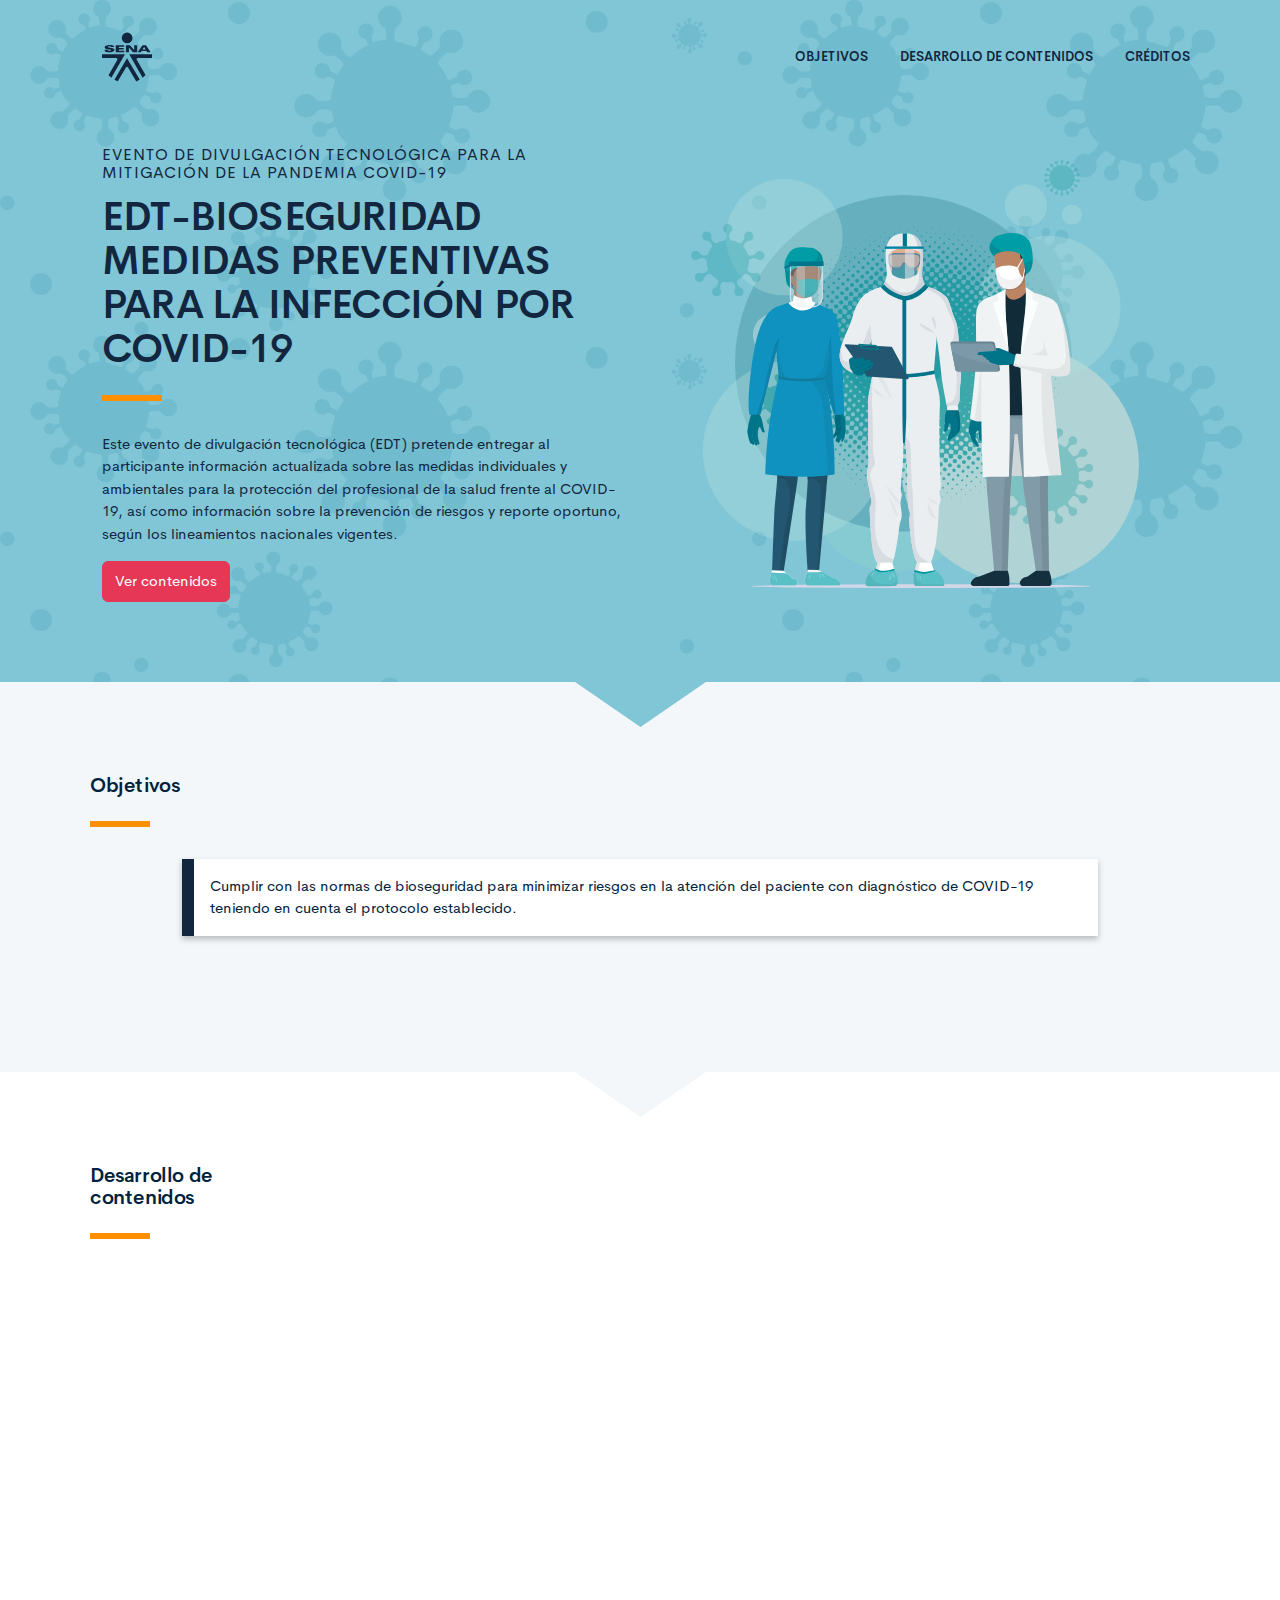
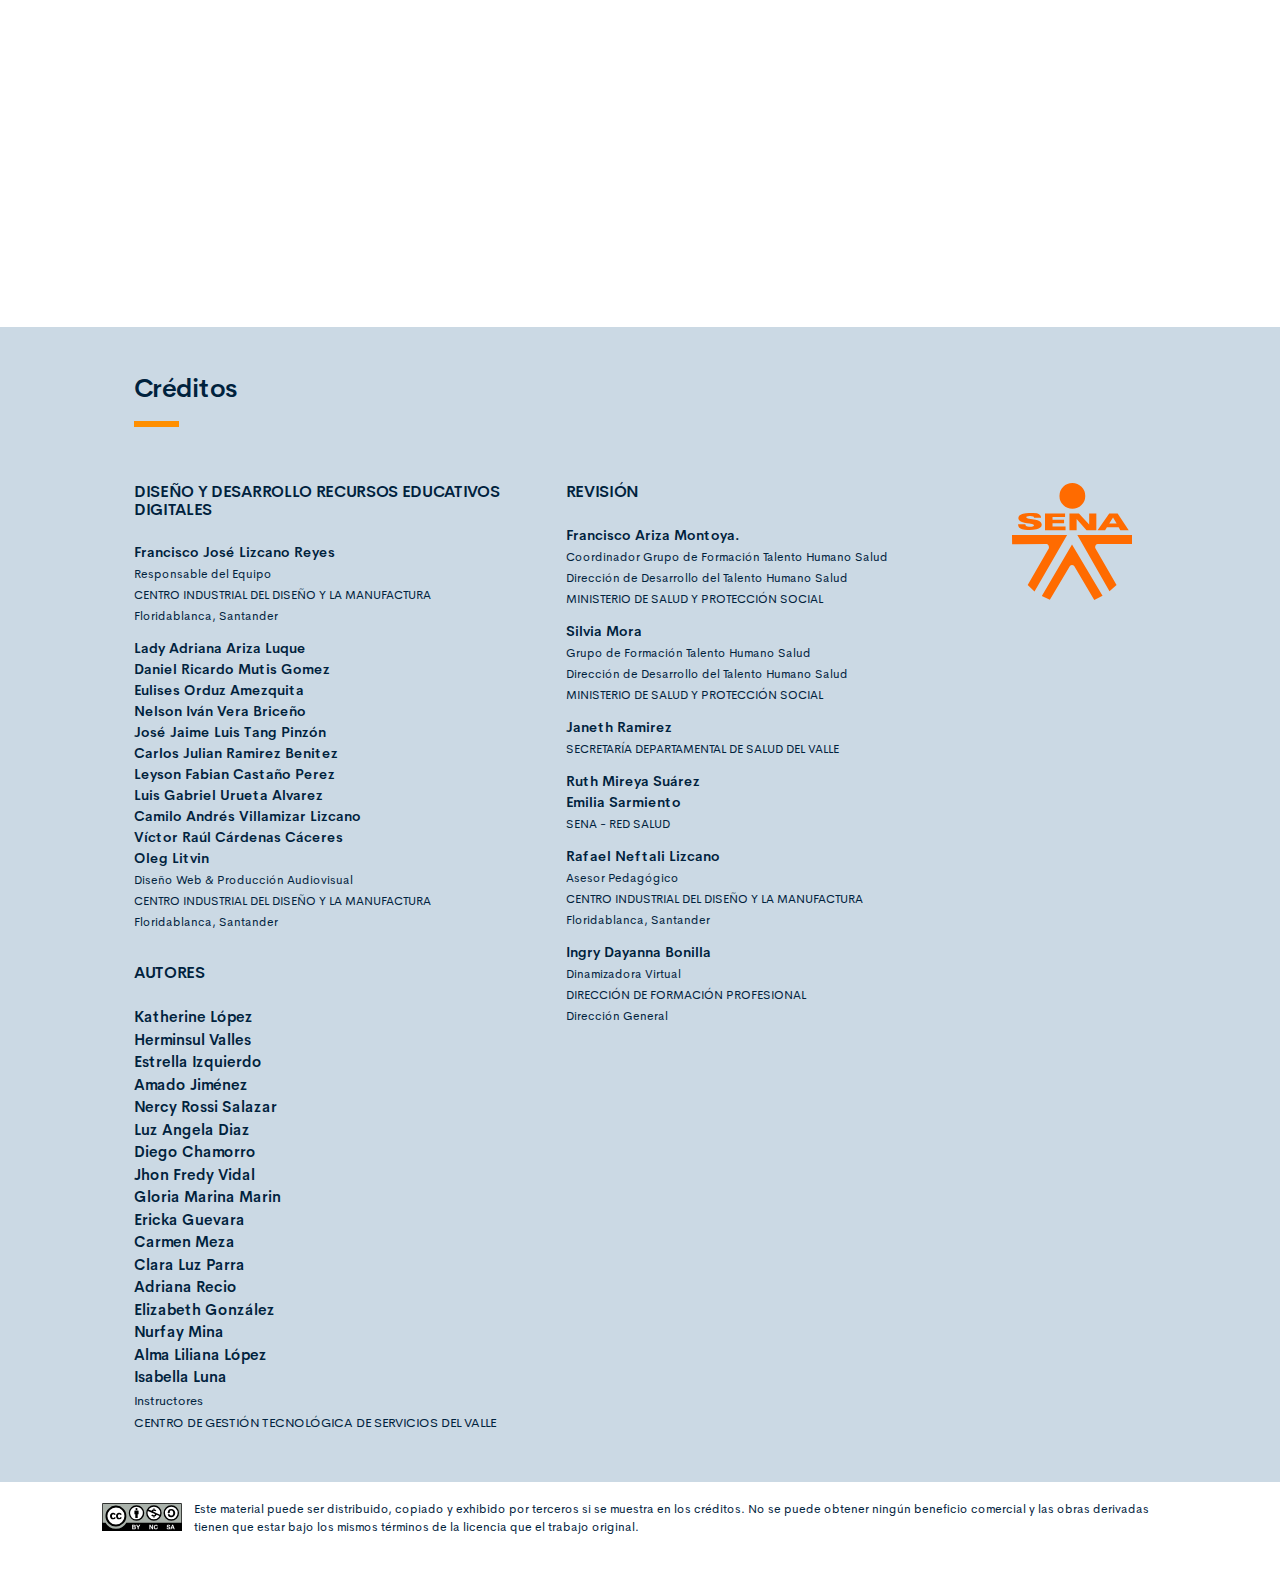
<file: public/index.html>
<!DOCTYPE html>
<html lang="es">
    <head>
        <meta charset="UTF-8">
        <meta name="viewport" content="width=device-width, user-scalable=no, initial-scale=1.0, maximum-scale=1.0, minimum-scale=1.0">
        <title>EDT-BIOSEGURIDAD MEDIDAS PREVENTIVAS PARA LA INFECCIÓN POR COVID-19</title>
        <meta meta name="description" content="El este evento de divulgación tecnológica (EDT) pretende entregar al participante información actualizada sobre las medidas individuales y ambientales para la protección del profesional de la salud frente al COVID-19, así como información sobre la prevención de riesgos y reporte oportuno, según los lineamientos nacionales vigentes.">
        <link rel="icon" type="image/svg+xml" href="assets/images/logos/senaLogo.svg">
        <link rel="stylesheet" href="assets/fonts/feather/feather.css">
        <link rel="stylesheet" href="assets/fonts/fontawesome/css/font-awesome.css">
        <link href="assets/css/animate.css" rel="stylesheet">
        <link rel="stylesheet" href="assets/css/main.css?v=3.1">
    </head>
    <body>
        <header class="header__programa">
            <div class="container">
                <div class="header__nav row align-items-center">
                    <div class="header__nav__logo col-1"><svg xmlns="http://www.w3.org/2000/svg" width="168.273" height="164.177" viewBox="0 0 168.273 164.177">
                            <path id="SENA_LOGO" data-name="SENA LOGO" d="M85.349,1a18.09,18.09,0,1,0,18.09,18.09h0A18.1,18.1,0,0,0,85.349,1ZM25.617,42.983a33.722,33.722,0,0,0-9.386,1.024,11.156,11.156,0,0,0-5.12,2.56A5.346,5.346,0,0,0,10.086,52.2c.683,1.707,2.56,2.9,4.608,3.584,4.437,1.536,9.386,1.877,13.994,2.731a5.1,5.1,0,0,1,2.389,1.024,1.369,1.369,0,0,1-.683,2.048,9.146,9.146,0,0,1-5.291.683A8.354,8.354,0,0,1,20.5,61.244a1.962,1.962,0,0,1-.853-2.389H9.233A7.663,7.663,0,0,0,10.6,63.463a7.59,7.59,0,0,0,4.267,2.389A28.541,28.541,0,0,0,23.4,66.876,52.426,52.426,0,0,0,35,66.023a11.043,11.043,0,0,0,5.8-2.9,5.358,5.358,0,0,0-1.365-8.533,21.267,21.267,0,0,0-5.8-2.048c-3.072-.683-5.973-1.024-9.045-1.536a9.114,9.114,0,0,1-3.072-.853,1.226,1.226,0,0,1,0-2.219,9.369,9.369,0,0,1,4.437-.683,10.554,10.554,0,0,1,4.608.853A1.877,1.877,0,0,1,31.59,49.81h9.9a5.669,5.669,0,0,0-1.195-3.584A8.875,8.875,0,0,0,35.515,43.5c-3.584-.341-6.827-.512-9.9-.512Zm21.333.683V67.217H75.792V62.1H57.531V57.489H73.744V52.54H57.531V48.786H75.109v-5.12Zm47.615,0H81.253V67.217H91.322V51.346l13.824,15.872h13.824V43.666H108.9v15.7Zm42.495,0L120.676,67.217h10.581l2.56-4.267H150.2l2.389,4.267h11.776l-15.53-23.551ZM142.35,49.3l5.12,8.533h-10.41ZM.7,74.044l.171,12.8L49,86.673c2.389.512,3.925,2.048,3.413,5.8l-29.7,51.711,9.557,9.045L78.01,74.044Zm91.646,0L137.4,152.89l9.9-8.874L117.433,92.3c-.512-3.584.853-5.291,3.413-5.8l48.127.171V74.044ZM84.837,87.185,42.512,159.546l11.264,5.461,28.159-47.615a4.283,4.283,0,0,1,2.9-1.195,4.681,4.681,0,0,1,3.072,1.195l28.159,47.786,11.605-5.973Z" transform="translate(-0.7 -1)" fill="#FF6B00" />
                        </svg>
                    </div>
                    <div class="header__nav__items col-11">
                        <div class="row justify-content-end"> <a href="#resultados">objetivos</a><a href="#temas">desarrollo de contenidos</a><a href="#creditos">créditos</a></div>
                    </div>
                </div>
                <div class="header__info row align-items-center">
                    <div class="header__info__abstract col-12 col-lg-6">
                        <h3 class="wow bounceIn">Evento de divulgación tecnológica para la mitigación de la pandemia COVID-19 </h3>
                        <h1 class="text-uppercase wow bounceIn" data-wow-delay=".3s">EDT-BIOSEGURIDAD MEDIDAS PREVENTIVAS PARA LA INFECCIÓN POR COVID-19</h1>
                        <div class="horizontal-divider"> </div>
                        <p class="wow fadeIn" data-wow-delay=".6s">Este evento de divulgación tecnológica (EDT) pretende entregar al participante información actualizada sobre las medidas individuales y ambientales para la protección del profesional de la salud frente al COVID-19, así como información sobre la prevención de riesgos y reporte oportuno, según los lineamientos nacionales vigentes. </p><a class="btn btn-danger wow pulse" href="content/index.html" data-wow-delay=".3s">Ver contenidos </a>
                    </div>
                    <div class="header__info__imagen col-md-6 d-none d-lg-block wow bounceInRight" data-wow-delay=".8s"><img class="wow rubberBand" src="content/images/header/header_media.svg" data-wow-delay="1.4s"></div>
                </div>
            </div>
        </header>
        <main>
            <section class="bgColor-LightBaseColor" id="resultados">
                <div class="container">
                    <div class="row justify-content-center align-items-start">
                        <div class="section_divider svg_color01"><svg xmlns="http://www.w3.org/2000/svg" width="157" height="54" viewBox="0 0 157 54">
                                <path id="Poligono_1" data-name="Poligono 1" d="M78.5,0,157,54H0Z" transform="translate(157 54) rotate(180)" fill="#00223d" />
                            </svg>
                        </div>
                    </div>
                </div>
                <div class="container">
                    <div class="row">
                        <div class="section__subtitle">
                            <h2>Objetivos</h2>
                            <div class="horizontal-divider"></div>
                        </div>
                    </div>
                    <div class="row justify-content-center">
                        <div class="card__goal col-10">
                            <div class="card__goal__description">
                                <!-- span Cod  912948593-->
                                <p>Cumplir con las normas de bioseguridad para minimizar riesgos en la atención del paciente con diagnóstico de COVID-19 teniendo en cuenta el protocolo establecido. </p>
                            </div>
                        </div>
                    </div>
                </div>
            </section>
            <section class="bgColor-NeutralBaseColor" id="temas">
                <div class="container">
                    <div class="row justify-content-center align-items-start">
                        <div class="section_divider svg_color02"><svg xmlns="http://www.w3.org/2000/svg" width="157" height="54" viewBox="0 0 157 54">
                                <path id="Poligono_1" data-name="Poligono 1" d="M78.5,0,157,54H0Z" transform="translate(157 54) rotate(180)" fill="#00223d" />
                            </svg>
                        </div>
                    </div>
                </div>
                <div class="container">
                    <div class="row">
                        <div class="section__subtitle">
                            <h2>Desarrollo de<br>contenidos</h2>
                            <div class="horizontal-divider"></div>
                        </div>
                    </div>
                    <div class="row justify-content-center">
                        <div class="col-12 col-sm-10">
                            <div class="card wow flipInX" data-wow-delay=".4s">
                                <div class="card-body">
                                    <ul class="list-group list-group-flush list my-n3 nav-temas">
                                        <li class="list-group-item nav-tema-item">
                                            <div class="row align-items-center">
                                                <div class="col-auto">
                                                    <div class="avatar avatar-sm"><span class="nav-tema-item__icon avatar-title font-size-lg bg-secondary-soft rounded-circle text-primary font-weight-bold">1</span></div>
                                                </div>
                                                <div class="col ml-n2"><span class="nav-tema-item__titulo"> <a href="content/index.html#page/modulo-1/">Generalidades y alcance</a></span></div>
                                                <div class="col-auto">
                                                    <!-- Button--><a class="btn btn-light nav-tema-item__btn" href="content/index.html#page/modulo-1/">Ver más</a></div>
                                            </div>
                                        </li>
                                        <li class="list-group-item nav-tema-item">
                                            <div class="row align-items-center">
                                                <div class="col-auto">
                                                    <div class="avatar avatar-sm"><span class="nav-tema-item__icon avatar-title font-size-lg bg-secondary-soft rounded-circle text-primary font-weight-bold">2</span></div>
                                                </div>
                                                <div class="col ml-n2"><span class="nav-tema-item__titulo"> <a href="content/index.html#page/modulo-2/">Precauciones según mecanismo de transmisión</a></span></div>
                                                <div class="col-auto">
                                                    <!-- Button--><a class="btn btn-light nav-tema-item__btn" href="content/index.html#page/modulo-2/">Ver más</a></div>
                                            </div>
                                        </li>
                                        <li class="list-group-item nav-tema-item">
                                            <div class="row align-items-center">
                                                <div class="col-auto">
                                                    <div class="avatar avatar-sm"><span class="nav-tema-item__icon avatar-title font-size-lg bg-secondary-soft rounded-circle text-primary font-weight-bold">3</span></div>
                                                </div>
                                                <div class="col ml-n2"><span class="nav-tema-item__titulo"> <a href="content/index.html#page/modulo-3/">Uso de elementos de protección personal</a></span></div>
                                                <div class="col-auto">
                                                    <!-- Button--><a class="btn btn-light nav-tema-item__btn" href="content/index.html#page/modulo-3/">Ver más</a></div>
                                            </div>
                                        </li>
                                        <li class="list-group-item nav-tema-item">
                                            <div class="row align-items-center">
                                                <div class="col-auto">
                                                    <div class="avatar avatar-sm"><span class="nav-tema-item__icon avatar-title font-size-lg bg-secondary-soft rounded-circle text-primary font-weight-bold">4</span></div>
                                                </div>
                                                <div class="col ml-n2"><span class="nav-tema-item__titulo"> <a href="content/index.html#page/modulo-4/">Lavado de manos </a></span></div>
                                                <div class="col-auto">
                                                    <!-- Button--><a class="btn btn-light nav-tema-item__btn" href="content/index.html#page/modulo-4/">Ver más</a></div>
                                            </div>
                                        </li>
                                        <li class="list-group-item nav-tema-item">
                                            <div class="row align-items-center">
                                                <div class="col-auto">
                                                    <div class="avatar avatar-sm"><span class="nav-tema-item__icon avatar-title font-size-lg bg-secondary-soft rounded-circle text-primary font-weight-bold">5</span></div>
                                                </div>
                                                <div class="col ml-n2"><span class="nav-tema-item__titulo"> <a href="content/index.html#page/modulo-5/">Medidas de control ambiental </a></span></div>
                                                <div class="col-auto">
                                                    <!-- Button--><a class="btn btn-light nav-tema-item__btn" href="content/index.html#page/modulo-5/">Ver más </a></div>
                                            </div>
                                        </li>
                                        <li class="list-group-item nav-tema-item">
                                            <div class="row align-items-center">
                                                <div class="col-auto">
                                                    <div class="avatar avatar-sm"><span class="nav-tema-item__icon avatar-title font-size-lg bg-secondary-soft rounded-circle text-primary font-weight-bold">6</span></div>
                                                </div>
                                                <div class="col ml-n2"><span class="nav-tema-item__titulo"> <a href="content/index.html#page/modulo-6/">Comunicación asertiva frente a enfermedad COVID-19</a></span></div>
                                                <div class="col-auto">
                                                    <!-- Button--><a class="btn btn-light nav-tema-item__btn" href="content/index.html#page/modulo-6/">Ver más</a></div>
                                            </div>
                                        </li>
                                        <li class="list-group-item nav-tema-item">
                                            <div class="row align-items-center">
                                                <div class="col-auto">
                                                    <div class="avatar avatar-sm"><span class="nav-tema-item__icon avatar-title font-size-lg bg-secondary-soft rounded-circle text-primary font-weight-bold">7</span></div>
                                                </div>
                                                <div class="col ml-n2"><span class="nav-tema-item__titulo"> <a href="content/index.html#page/modulo-7/">Ruta para el reporte de accidente de trabajo o enfermedad laboral de un trabajador de la salud por exposición a COVID-19 </a></span></div>
                                                <div class="col-auto">
                                                    <!-- Button--><a class="btn btn-light nav-tema-item__btn" href="content/index.html#page/modulo-7/">Ver más</a></div>
                                            </div>
                                        </li>
                                    </ul>
                                </div>
                            </div>
                        </div>
                    </div>
                </div>
            </section>
        </main>
        <footer id="creditos">
            <div class="container">
                <div class="container footer__header">
                    <div class="row">
                        <div class="footer__info__title col-2">
                            <h1>Créditos </h1>
                            <div class="horizontal-divider-footer"></div>
                        </div>
                    </div>
                </div>
                <div class="container">
                    <div class="row footer__info">
                        <div class="footer__info__column col-md-5">
                            <div class="footer__info__column__profile">
                                <h3 class="mb-1 text-uppercase">Diseño y Desarrollo Recursos Educativos Digitales</u></h3>
                                <p class="mt-4 mb-3"><strong>Francisco José Lizcano Reyes</strong><br /><span class="text-small">Responsable del Equipo <br /></span><span class="text-small text-uppercase">CENTRO INDUSTRIAL DEL DISEÑO Y LA MANUFACTURA </span><br /><span class="text-small">Floridablanca, Santander</span></p>
                                <div class="footer__info__column__profile">
                                    <p class="mb-3"><strong>Lady Adriana Ariza Luque </strong><br />
                                        <strong>Daniel Ricardo Mutis Gomez </strong><br />
                                        <strong>Eulises Orduz Amezquita </strong><br />
                                        <strong>Nelson Iván Vera Briceño</strong><br />
                                        <strong>José Jaime Luis Tang Pinzón</strong><br />
                                        <strong>Carlos Julian Ramirez Benitez</strong><br />
                                        <strong>Leyson Fabian Castaño Perez</strong><br />
                                        <strong>Luis Gabriel Urueta Alvarez</strong><br />
                                        <strong>Camilo Andrés Villamizar Lizcano</strong><br />
                                        <strong>Víctor Raúl Cárdenas Cáceres</strong><br />
                                        <strong>Oleg Litvin</strong><br /><span class="text-small">Diseño Web & Producción Audiovisual<br /></span><span class="text-small text-uppercase">CENTRO INDUSTRIAL DEL DISEÑO Y LA MANUFACTURA </span><br /><span class="text-small">Floridablanca, Santander</span></p>
                                </div>
                                <div class="footer__info__column__profile">
                                    <h3 class="mb-1">AUTORES</h3>
                                    <p class="mt-4 mb-3">
                                    <p class="mt-4 mb-3"></p><strong>Katherine López <br /></strong><strong>Herminsul Valles<br /></strong><strong>Estrella Izquierdo<br /></strong><strong>Amado Jiménez <br /></strong><strong>Nercy Rossi Salazar<br /></strong><strong>Luz Angela Diaz<br /></strong><strong>Diego Chamorro<br /></strong><strong>Jhon Fredy Vidal<br /></strong><strong>Gloria Marina Marin<br /></strong><strong>Ericka Guevara<br /></strong><strong>Carmen Meza<br /></strong><strong>Clara Luz Parra<br /></strong><strong>Adriana Recio<br /></strong><strong>Elizabeth González<br /> </strong><strong>Nurfay Mina<br /></strong><strong>Alma Liliana López <br /></strong><strong>Isabella Luna <br /></strong><span class="text-small">Instructores</span><br /><span class="text-small">CENTRO DE GESTIÓN TECNOLÓGICA DE SERVICIOS DEL VALLE</span></p>
                                </div>
                            </div>
                        </div>
                        <div class="footer__info__column col-md-5">
                            <div class="footer__info__column__profile">
                                <h3 class="mb-1">REVISIÓN</h3>
                                <p class="mb-3 mt-4"> <strong>Francisco Ariza Montoya.</strong><br /><span class="text-small">Coordinador Grupo de Formación Talento Humano Salud</span><br /><span class="text-small"> Dirección de Desarrollo del Talento Humano Salud</span><br /><span class="text-small text-uppercase">MINISTERIO DE SALUD Y PROTECCIÓN SOCIAL</span></p>
                                <p class="mb-3"> <strong>Silvia Mora</strong><br /><span class="text-small">Grupo de Formación Talento Humano Salud</span><br /><span class="text-small"> Dirección de Desarrollo del Talento Humano Salud</span><br /><span class="text-small text-uppercase">MINISTERIO DE SALUD Y PROTECCIÓN SOCIAL</span></p>
                                <p class="mb-3"> <strong>Janeth Ramirez</strong><br /><span class="text-small text-uppercase">Secretaría Departamental de Salud del Valle</span></p>
                                <p class="mb-3"><strong>Ruth Mireya Suárez</strong><br />
                                    <strong>Emilia Sarmiento</strong><br /> <span class="text-small text-uppercase">SENA - RED SALUD</span></p>
                                <p class="mb-3"><strong>Rafael Neftali Lizcano</strong><br /> <span class="text-small">Asesor Pedagógico</span><br /><span class="text-small text-uppercase">Centro Industrial del Diseño y la Manufactura</span><br /><span class="text-small">Floridablanca, Santander</span></p>
                                <p class="mb-3"><strong>Ingry Dayanna Bonilla</strong><br /> <span class="text-small">Dinamizadora Virtual</span><br /><span class="text-small text-uppercase">Dirección de Formación Profesional</span><br /><span class="text-small">Dirección General</span></p>
                            </div>
                        </div>
                        <div class="footer__info__column col-md-2">
                            <div class="d-flex flex-column"><img src="assets/images/logos/senaLogo.svg" /></div>
                        </div>
                    </div>
                </div>
            </div>
        </footer>
        <section id="cc">
            <div class="container">
                <div class="d-flex flex-column flex-sm-row"><span class="pr-3"><i class="icon cc"></i></span>
                    <p>Este material puede ser distribuido, copiado y exhibido por terceros si se muestra en los créditos. No se puede obtener ningún beneficio comercial y las obras derivadas tienen que estar bajo los mismos términos de la licencia que el trabajo original.</p>
                </div>
            </div>
        </section>
        <script src="assets/js/plugins.js"></script>
        <script src="content/js/pages.js"></script>
    </body>
</html>
</file>
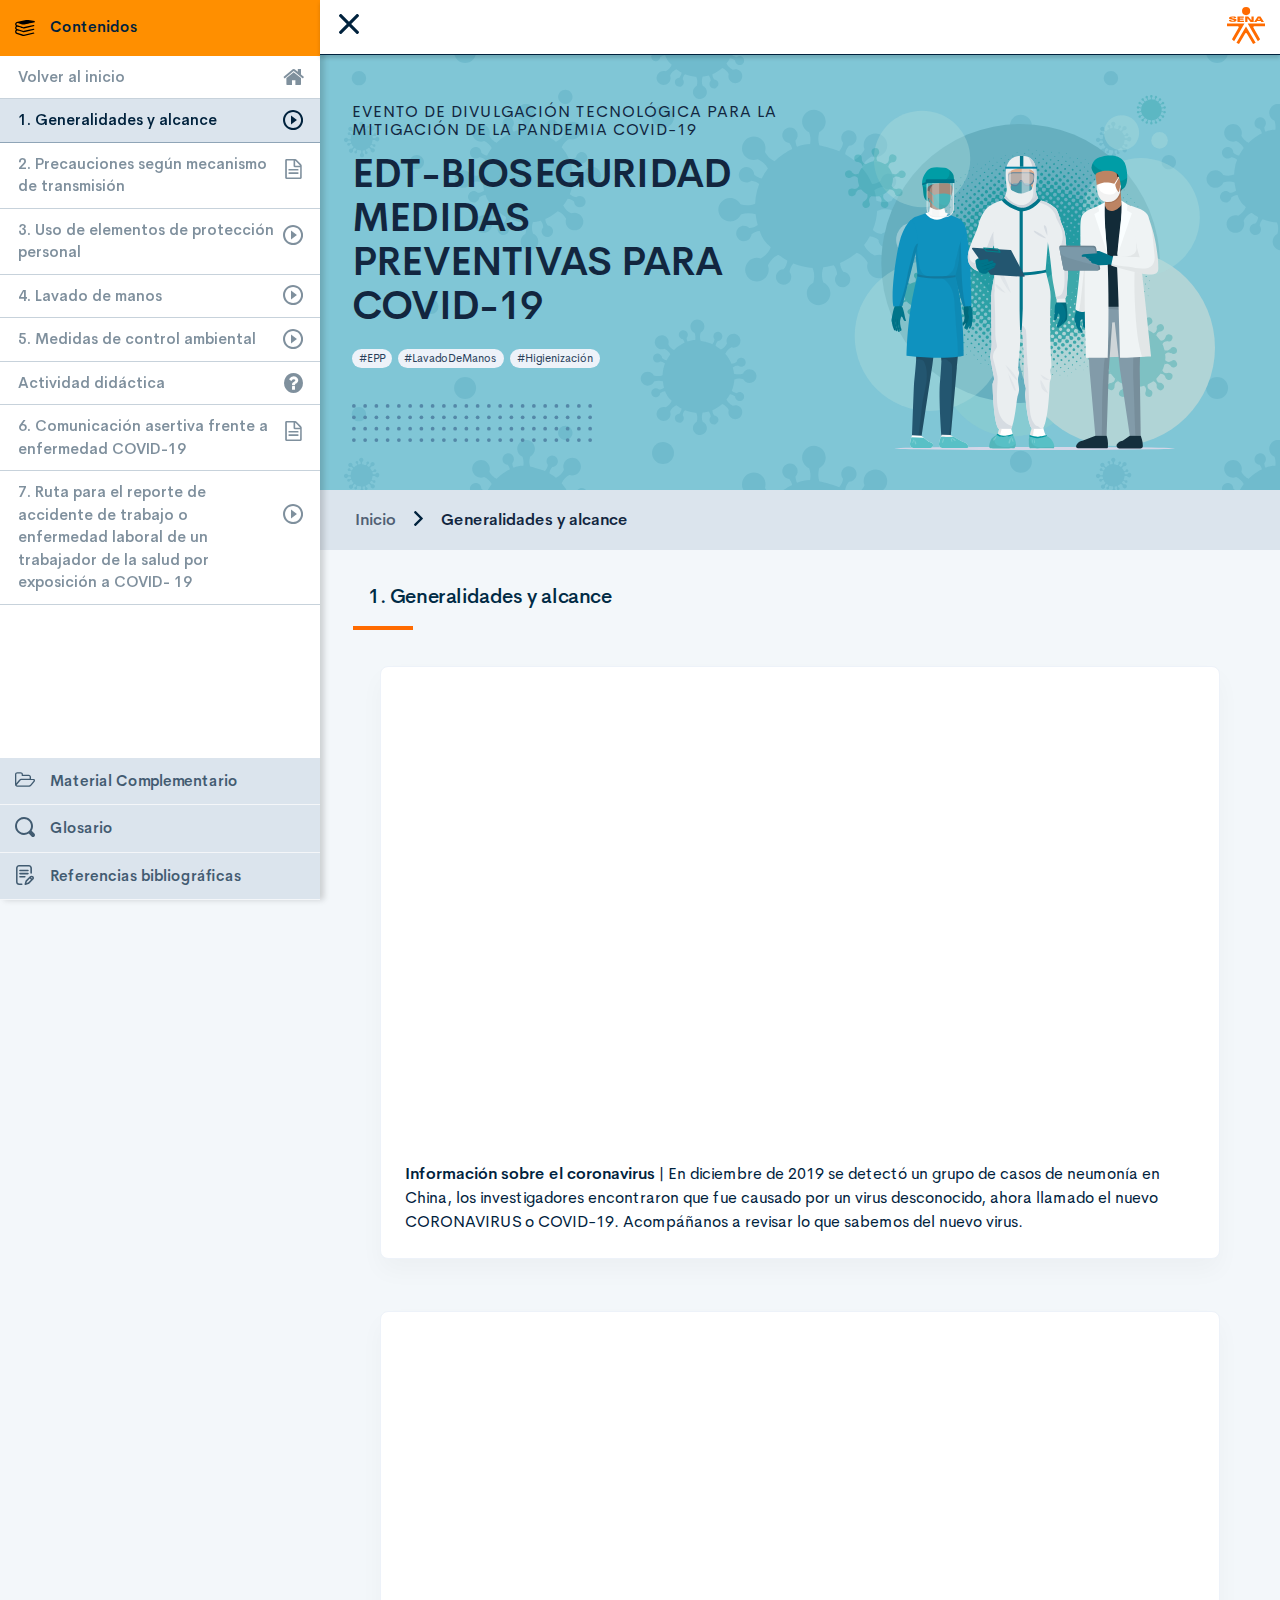
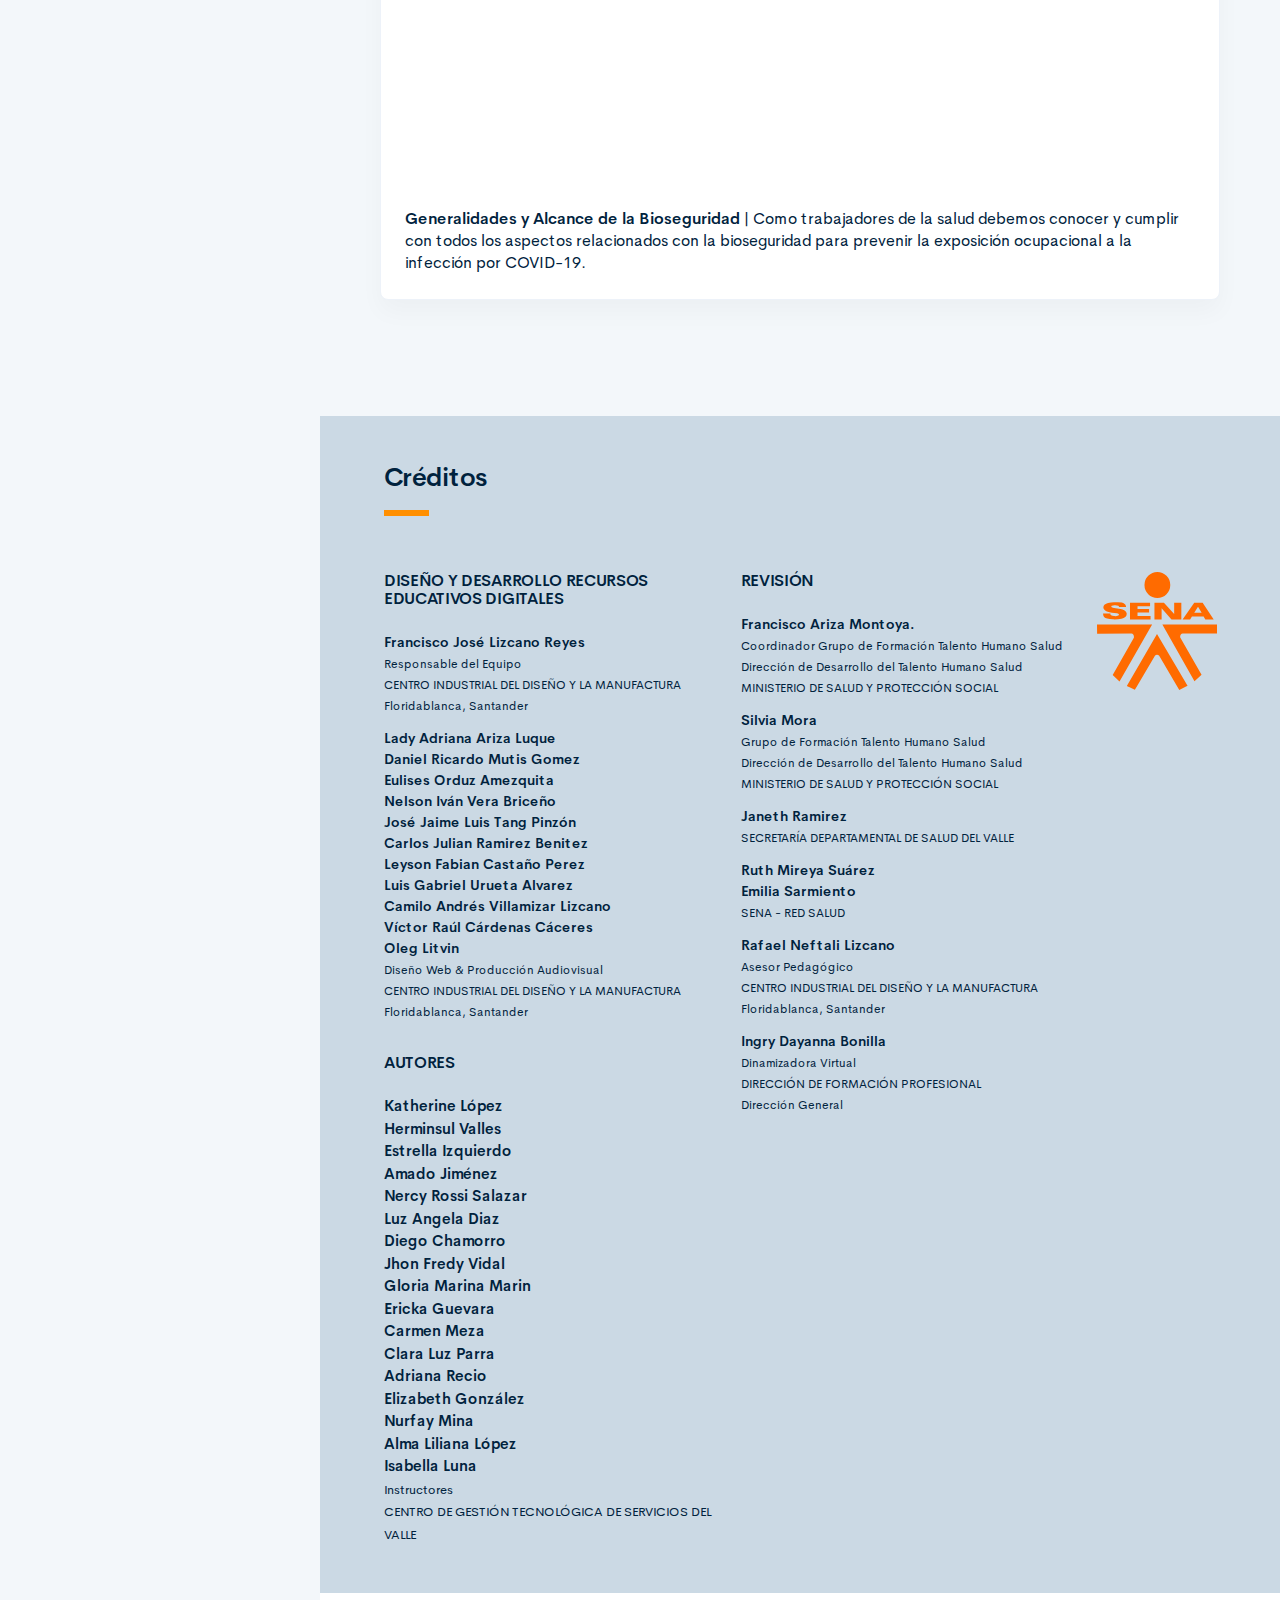
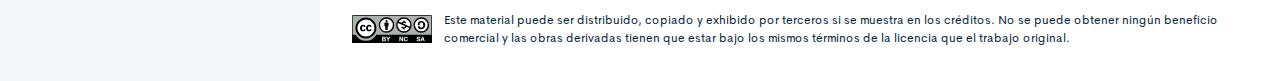
<file: public/content/index.html>
<!DOCTYPE html>
<html lang="es">
    <head>
        <meta http-equiv="Content-Type" content="text/html; charset=UTF-8">
        <meta name="viewport" content="width=device-width, initial-scale=1, shrink-to-fit=no">
        <title>EDT-BIOSEGURIDAD MEDIDAS PREVENTIVAS PARA COVID-19.</title>
        <meta meta name="description" content="El este evento de divulgación tecnológica (EDT) pretende entregar al participante información actualizada sobre las medidas individuales y ambientales para la protección del profesional de la salud frente al COVID-19, así como información sobre la prevención de riesgos y reporte oportuno, según los lineamientos nacionales vigentes">
        <link rel="icon" type="image/svg+xml" href="../assets/images/logos/senaLogo.svg">
        <link rel="stylesheet" href="../assets/fonts/fontawesome/css/font-awesome.css">
        <link href="../assets/css/fancybox.css" rel="stylesheet">
        <link href="../assets/css/animate.css" rel="stylesheet">
        <link href="../assets/css/main.css?v=3.1" rel="stylesheet">
    </head>
    <body>
        <nav class="navbar fixed-top flex-md-nowrap col-md-8 col-lg-9 ml-sm-auto p-0 transition" id="navbar">
            <div class="col-12 mx-auto" id="toggler"><a class="navbar-toggler" data-toggle="collapse" data-target="#verticalNavbar" aria-controls="verticalNavbar" aria-expanded="true" aria-label="Toggle navigation"><i class="icon bars"></i></a>
                <div class="float-right"><img class="img-fluid" id="navbar__logo" src="../assets/images/logos/senaLogo.svg" alt="Logo SENA"></div>
            </div>
        </nav>
        <div class="container-fluid" id="cont">
            <div class="row">
                <div class="col-md-4 col-lg-3 collapse width show" id="verticalNavbar">
                    <div class="sidebar-sticky pt-0">
                        <ul id="verticalNavbar__sidebar">
                            <li><a class="verticalNavbar__link-active" id="verticalNavbar__title"><i class="icon index"></i><span id="verticalNavbar__title__text">índice temático.</span></a></li>
                        </ul>
                        <ul class="col-md-4 col-lg-3 p-0 m-0 fixed-bottom width collapse show" id="verticalNavbar__extra"></ul>
                    </div>
                </div>
                <div class="col-md-8 col-lg-9 ml-sm-auto px-0 transition" id="contentCollapse">
                    <header class="header__unidad-tematica mb-4">
                        <div class="header__curso">
                            <div class="container">
                                <div class="row align-items-center">
                                    <div class="header__curso__informacion col-12 col-lg-6">
                                        <h3 class="wow bounceIn">Evento de divulgación tecnológica para la mitigación de la pandemia COVID-19</h3>
                                        <h1 class="text-uppercase wow bounceIn" data-wow-delay=".3s">EDT-BIOSEGURIDAD MEDIDAS PREVENTIVAS PARA COVID-19</h1>
                                        <div class="keywords"><span class="badge badge-pill badge-light mr-2">#EPP</span><span class="badge badge-pill badge-light mr-2">#LavadoDeManos</span><span class="badge badge-pill badge-light mr-2">#Higienización</span></div>
                                        <div class="barra-dots mt-5"><img class="img-fluid" src="../content/images/icon_dots.svg" alt="alt"></div>
                                    </div>
                                    <div class="header__curso__media col-lg-6 d-none d-lg-block wow bounceInRight" data-wow-delay=".6s"><img class="wow bounceInRight" src="../content/images/header/header_media.svg" alt="" data-wow-delay="1s"></div>
                                </div>
                            </div>
                        </div>
                        <div class="container">
                            <h2 class="d-none" id="header__titleProgram"> </h2>
                            <h1 class="d-none" id="header__title"></h1>
                        </div>
                        <div id="header__breadcrumb">
                            <div class="container">
                                <div id="header__breadcrumb__content"></div>
                            </div>
                        </div>
                    </header>
                    <section id="mainContent"></section>
                    <footer id="creditos">
                        <div class="container">
                            <div class="container footer__header">
                                <div class="row">
                                    <div class="footer__info__title col-2">
                                        <h1>Créditos </h1>
                                        <div class="horizontal-divider-footer"></div>
                                    </div>
                                </div>
                            </div>
                            <div class="container">
                                <div class="row footer__info">
                                    <div class="footer__info__column col-md-5">
                                        <div class="footer__info__column__profile">
                                            <h3 class="mb-1 text-uppercase">Diseño y Desarrollo Recursos Educativos Digitales</u></h3>
                                            <p class="mt-4 mb-3"><strong>Francisco José Lizcano Reyes</strong><br /><span class="text-small">Responsable del Equipo <br /></span><span class="text-small text-uppercase">CENTRO INDUSTRIAL DEL DISEÑO Y LA MANUFACTURA </span><br><span class="text-small">Floridablanca, Santander</span></p>
                                            <div class="footer__info__column__profile">
                                                <p class="mb-3"><strong>Lady Adriana Ariza Luque </strong><br />
                                                    <strong>Daniel Ricardo Mutis Gomez </strong><br />
                                                    <strong>Eulises Orduz Amezquita </strong><br />
                                                    <strong>Nelson Iván Vera Briceño</strong><br />
                                                    <strong>José Jaime Luis Tang Pinzón</strong><br />
                                                    <strong>Carlos Julian Ramirez Benitez</strong><br />
                                                    <strong>Leyson Fabian Castaño Perez</strong><br />
                                                    <strong>Luis Gabriel Urueta Alvarez</strong><br />
                                                    <strong>Camilo Andrés Villamizar Lizcano</strong><br />
                                                    <strong>Víctor Raúl Cárdenas Cáceres</strong><br />
                                                    <strong>Oleg Litvin</strong><br /><span class="text-small">Diseño Web & Producción Audiovisual<br /></span><span class="text-small text-uppercase">CENTRO INDUSTRIAL DEL DISEÑO Y LA MANUFACTURA </span><br><span class="text-small">Floridablanca, Santander</span></p>
                                            </div>
                                            <div class="footer__info__column__profile">
                                                <h3 class="mb-1">AUTORES</h3>
                                                <p class="mt-4 mb-3">
                                                <p class="mt-4 mb-3"></p><strong>Katherine López <br /></strong><strong>Herminsul Valles<br /></strong><strong>Estrella Izquierdo<br /></strong><strong>Amado Jiménez <br /></strong><strong>Nercy Rossi Salazar<br /></strong><strong>Luz Angela Diaz<br /></strong><strong>Diego Chamorro<br /></strong><strong>Jhon Fredy Vidal<br /></strong><strong>Gloria Marina Marin<br /></strong><strong>Ericka Guevara<br /></strong><strong>Carmen Meza<br /></strong><strong>Clara Luz Parra<br /></strong><strong>Adriana Recio<br /></strong><strong>Elizabeth González<br /> </strong><strong>Nurfay Mina<br /></strong><strong>Alma Liliana López <br /></strong><strong>Isabella Luna <br /></strong><span class="text-small">Instructores</span><br><span class="text-small">CENTRO DE GESTIÓN TECNOLÓGICA DE SERVICIOS DEL VALLE</span></p>
                                            </div>
                                        </div>
                                    </div>
                                    <div class="footer__info__column col-md-5">
                                        <div class="footer__info__column__profile">
                                            <h3 class="mb-1">REVISIÓN</h3>
                                            <p class="mb-3 mt-4"> <strong>Francisco Ariza Montoya.</strong><br><span class="text-small">Coordinador Grupo de Formación Talento Humano Salud</span><br><span class="text-small"> Dirección de Desarrollo del Talento Humano Salud</span><br><span class="text-small text-uppercase">MINISTERIO DE SALUD Y PROTECCIÓN SOCIAL</span></p>
                                            <p class="mb-3"> <strong>Silvia Mora</strong><br><span class="text-small">Grupo de Formación Talento Humano Salud</span><br><span class="text-small"> Dirección de Desarrollo del Talento Humano Salud</span><br><span class="text-small text-uppercase">MINISTERIO DE SALUD Y PROTECCIÓN SOCIAL</span></p>
                                            <p class="mb-3"> <strong>Janeth Ramirez</strong><br><span class="text-small text-uppercase">Secretaría Departamental de Salud del Valle</span></p>
                                            <p class="mb-3"><strong>Ruth Mireya Suárez</strong><br />
                                                <strong>Emilia Sarmiento</strong><br /> <span class="text-small text-uppercase">SENA - RED SALUD</span></p>
                                            <p class="mb-3"><strong>Rafael Neftali Lizcano</strong><br /> <span class="text-small">Asesor Pedagógico</span><br><span class="text-small text-uppercase">Centro Industrial del Diseño y la Manufactura</span><br><span class="text-small">Floridablanca, Santander</span></p>
                                            <p class="mb-3"><strong>Ingry Dayanna Bonilla</strong><br /> <span class="text-small">Dinamizadora Virtual</span><br><span class="text-small text-uppercase">Dirección de Formación Profesional</span><br><span class="text-small">Dirección General</span></p>
                                        </div>
                                    </div>
                                    <div class="footer__info__column col-md-2">
                                        <div class="d-flex flex-column"><img src="../assets/images/logos/senaLogo.svg"></div>
                                    </div>
                                </div>
                            </div>
                        </div>
                    </footer>
                    <section id="cc">
                        <div class="container">
                            <div class="d-flex flex-column flex-sm-row"><span class="pr-3"><i class="icon cc"></i></span>
                                <p>Este material puede ser distribuido, copiado y exhibido por terceros si se muestra en los créditos. No se puede obtener ningún beneficio comercial y las obras derivadas tienen que estar bajo los mismos términos de la licencia que el trabajo original.</p>
                            </div>
                        </div>
                    </section>
                </div>
            </div>
        </div>
    </body>
    <script src="../assets/js/plugins.js"></script>
    <script src="js/global.js"></script>
    <script src="js/pages.js"></script>
</html>
</file>
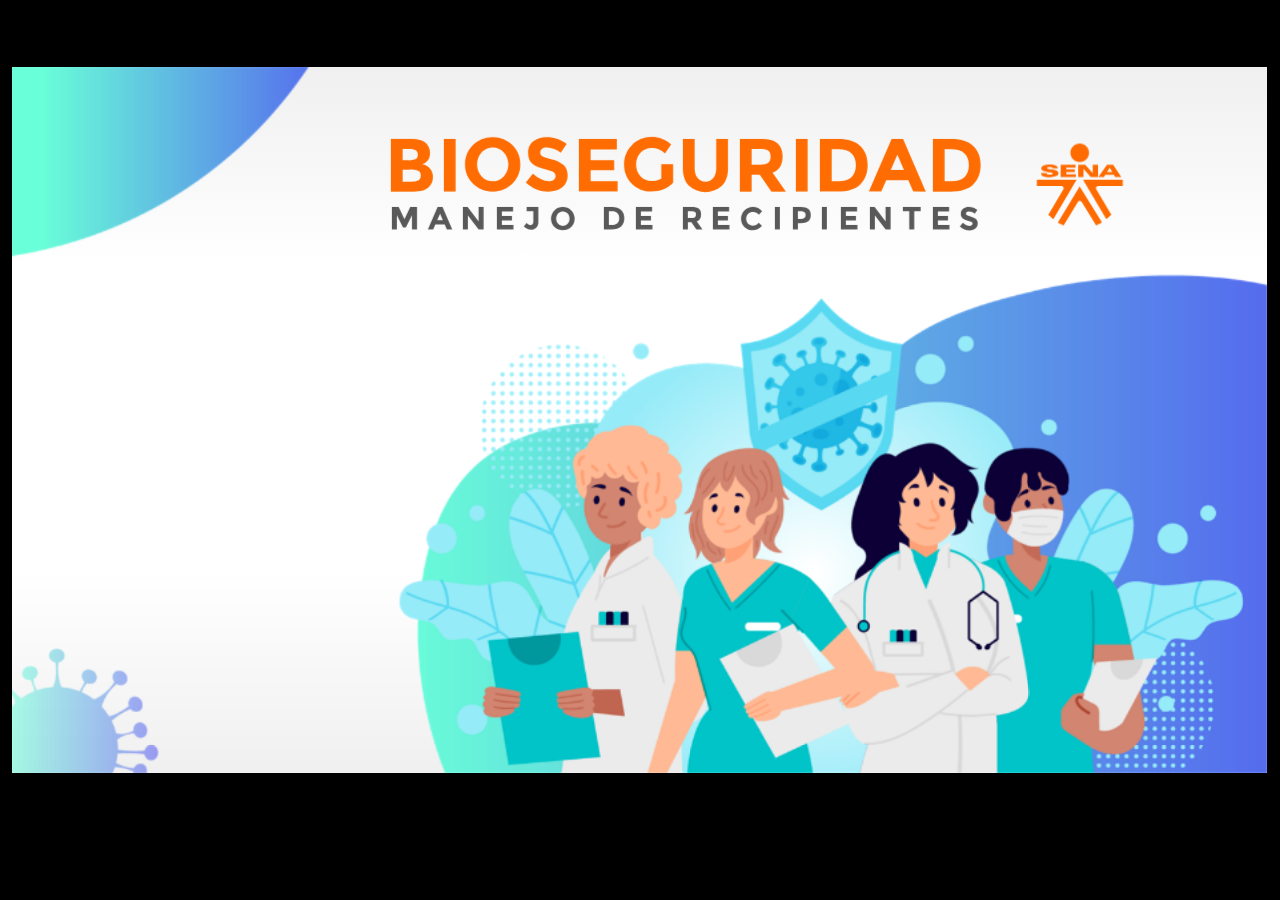
<file: public/content/media/actividad/modulo-5/index.html>
<!DOCTYPE html>
<html lang="es">
<head>
  <meta charset="utf-8">
  <!-- Creado con Storyline 360 - http://www.articulate.com  -->
  <!-- version: 3.39.22088.0 -->
  <title>Actividad Did&#225;ctica</title>
  <meta http-equiv="x-ua-compatible" content="IE=edge" />
  <meta name="viewport" content="width=device-width, initial-scale=1.0, user-scalable=no, shrink-to-fit=no, minimal-ui" />
  <meta name="apple-mobile-web-app-capable" content="yes" />
  <style>
    html, body { height: 100%; padding: 0; margin: 0 }
    #app { height: 100%; width: 100%; }
  </style>
  
  <script>window.THREE = { };</script>
</head>
<body style="background: #000000" class="cs-HTML theme-classic">
  <!-- 360 -->
  <script>!function(e){function n(e,i){return e.test(i)}function i(e){var i=e||navigator.userAgent,o=i.split("[FBAN");if(void 0!==o[1]&&(i=o[0]),this.apple={phone:n(t,i),ipod:n(d,i),tablet:!n(t,i)&&n(s,i),device:n(t,i)||n(d,i)||n(s,i)},this.amazon={phone:n(h,i),tablet:!n(h,i)&&n(a,i),device:n(h,i)||n(a,i)},this.android={phone:n(h,i)||n(b,i),tablet:!n(h,i)&&!n(b,i)&&(n(a,i)||n(r,i)),device:n(h,i)||n(a,i)||n(b,i)||n(r,i)},this.windows={phone:n(l,i),tablet:n(p,i),device:n(l,i)||n(p,i)},this.other={blackberry:n(f,i),blackberry10:n(u,i),opera:n(c,i),firefox:n(A,i),chrome:n(w,i),device:n(f,i)||n(u,i)||n(c,i)||n(A,i)||n(w,i)},this.seven_inch=n(v,i),this.any=this.apple.device||this.android.device||this.windows.device||this.other.device||this.seven_inch,this.phone=this.apple.phone||this.android.phone||this.windows.phone,this.tablet=this.apple.tablet||this.android.tablet||this.windows.tablet,"undefined"==typeof window)return this}function o(){var e=new i;return e.Class=i,e}var t=/iPhone/i,d=/iPod/i,s=/iPad/i,b=/(?=.*\bAndroid\b)(?=.*\bMobile\b)/i,r=/Android/i,h=/(?=.*\bAndroid\b)(?=.*\bSD4930UR\b)/i,a=/(?=.*\bAndroid\b)(?=.*\b(?:KFOT|KFTT|KFJWI|KFJWA|KFSOWI|KFTHWI|KFTHWA|KFAPWI|KFAPWA|KFARWI|KFASWI|KFSAWI|KFSAWA)\b)/i,l=/IEMobile/i,p=/(?=.*\bWindows\b)(?=.*\bARM\b)/i,f=/BlackBerry/i,u=/BB10/i,c=/Opera Mini/i,w=/(CriOS|Chrome)(?=.*\bMobile\b)/i,A=/(?=.*\bFirefox\b)(?=.*\bMobile\b)/i,v=new RegExp("(?:Nexus 7|BNTV250|Kindle Fire|Silk|GT-P1000)","i");"undefined"!=typeof module&&module.exports&&"undefined"==typeof window?module.exports=i:"undefined"!=typeof module&&module.exports&&"undefined"!=typeof window?module.exports=o():"function"==typeof define&&define.amd?define("isMobile",[],e.isMobile=o()):e.isMobile=o()}(this);
    window.isMobile.apple.tablet = window.isMobile.apple.tablet ||
      (navigator.platform === 'MacIntel' && navigator.maxTouchPoints > 1);
    window.isMobile.apple.device = window.isMobile.apple.device || window.isMobile.apple.tablet;
    window.isMobile.tablet = window.isMobile.tablet || window.isMobile.apple.tablet;
    window.isMobile.any = window.isMobile.any || window.isMobile.apple.tablet;
  </script>

  <div id="focus-sink" aria-hidden="true" tabIndex=-1"></div>

  <div id="preso"></div>
  <script>
    window.DS = {};
    window.globals = {
      DATA_PATH_BASE: '',
      HAS_FRAME: true,
      HAS_SLIDE: true,

      lmsPresent: false,
      tinCanPresent: false,
      cmi5Present: false,
      aoSupport: false,
      scale: 'show all',
      captureRc: false,
      browserSize: 'optimal',
      bgColor: '#000000',
      features: '',
      themeName: 'classic',
      preloaderColor: '#FFFFFF',
      suppressAnalytics: false,
      productChannel: 'stable',
      publishSource: 'storyline',
      aid: 'auth0|5c0534bb2c32622dd8c8bde0',
      cid: '4517d8e8-a5fb-455d-8c69-6005e8c7dc20',
      playerVersion: '3.39.22088.0',
      maxIosVideoElements: 5,

      
      parseParams: function(qs) {
        if (window.globals.parsedParams != null) {
          return window.globals.parsedParams;
        }
        qs = (qs || window.location.search.substr(1)).split('+').join(' ');
        var params = {},
            tokens,
            re = /[?&]?([^=]+)=([^&]*)/g;

        while (tokens = re.exec(qs)) {
          params[decodeURIComponent(tokens[1]).trim()] =
            decodeURIComponent(tokens[2]).trim();
        }
        window.globals.parsedParams = params;
        return params;
      }

    };

    (function() {

      var classTypes = [ 'desktop', 'mobile', 'phone', 'tablet' ];

      var addDeviceClasses = function(prefix, testObj) {
        var curr, i;
        for (i = 0; i < classTypes.length; i++) {
          curr = classTypes[i];
          if (testObj[curr]) {
            document.body.classList.add(prefix + curr);
          }
        }
      };

      var params = window.globals.parseParams(),
          isDevicePreview = params.devicepreview === '1',
          isPhoneOverride = params.deviceType === 'phone' || (isDevicePreview && params.phone == '1'),
          isTabletOverride = (params.deviceType === 'tablet' || isDevicePreview) && !isPhoneOverride,
          isMobileOverride = isPhoneOverride || isTabletOverride;

      var deviceView = {
        desktop: !window.isMobile.any && !isMobileOverride,
        mobile: window.isMobile.any || isMobileOverride,
        phone: isPhoneOverride || (window.isMobile.phone && !isTabletOverride),
        tablet: isTabletOverride || window.isMobile.tablet
      };

      window.globals.deviceView = deviceView;
      window.isMobile.desktop = !window.isMobile.any;
      window.isMobile.mobile = window.isMobile.any;

      addDeviceClasses('view-', deviceView);

    })();
  </script>
  
  <script src='story_content/user.js' type=text/javascript></script>
  <div class="slide-loader"></div>

  <script type="text/javascript">
    if (window.globals.deviceView.isMobile) { var doc = document, loader = doc.body.querySelector('.slide-loader'); [ 1, 2, 3 ].forEach(function(n) { var d = doc.createElement('div'); d.style.backgroundColor = window.globals.preloaderColor; d.classList.add('mobile-loader-dot'); d.classList.add('dot' + n); loader.appendChild(d); }); }
  </script>

  <div class="mobile-load-title-overlay" style="display: none">
    <div class="mobile-load-title">Actividad Did&#225;ctica</div>
  </div>

  <div class="mobile-chrome-warning"></div>

  <script>
    
    if (window.autoSpider && window.vInterfaceObject) {
      document.querySelector('.mobile-load-title-overlay').style.display = 'none';
    }
  </script>

  

  <link rel="stylesheet" href="html5/data/css/output.min.css" data-noprefix />
</body>
<script src="html5/lib/scripts/ds-bootstrap.min.js"></script>
</html>
</file>
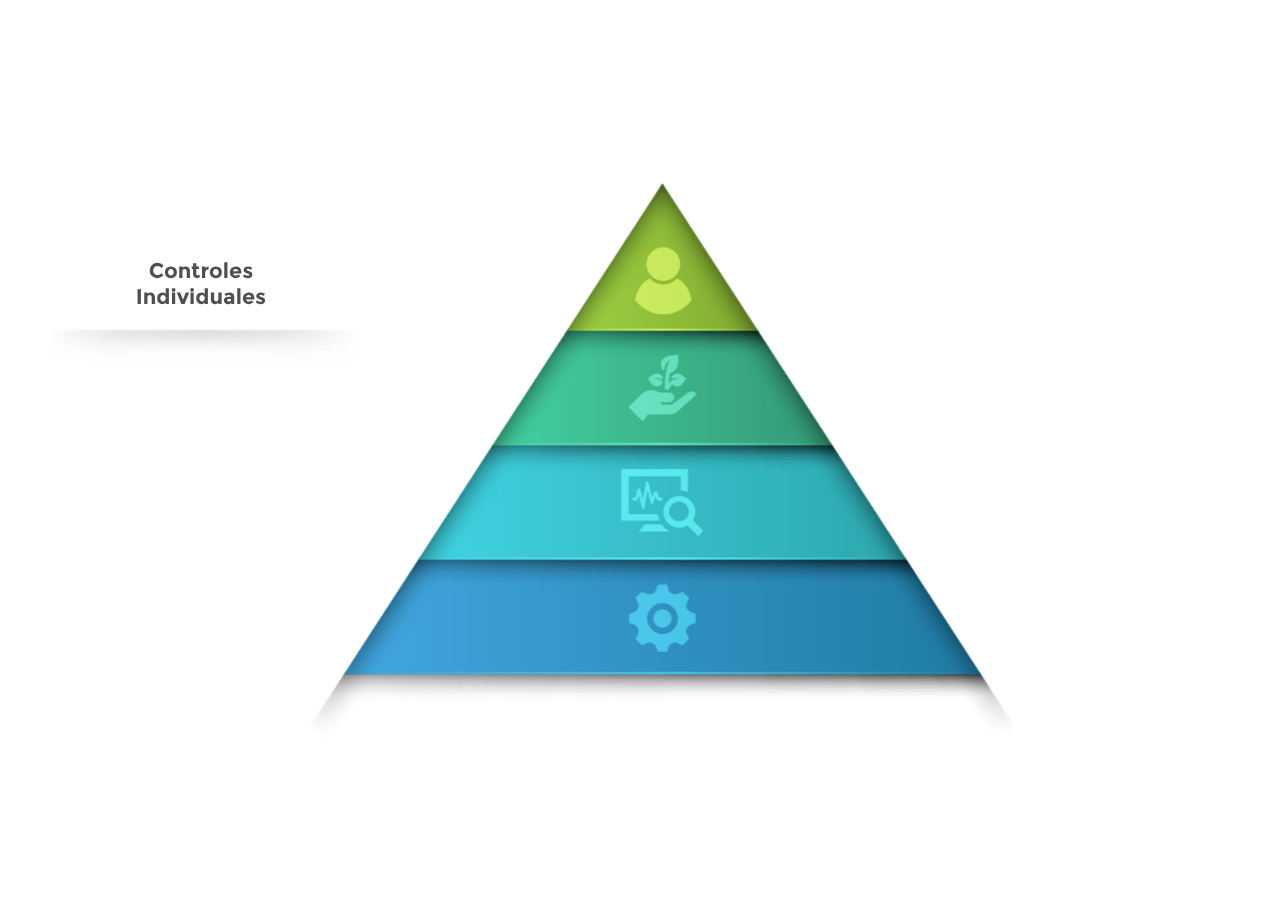
<file: public/content/media/modulo-7/factores-exposicion/index.html>
<!DOCTYPE html>
<html lang="en-US">
<head>
  <meta charset="utf-8">
  <!-- Creado con Storyline 360 - http://www.articulate.com  -->
  <!-- version: 3.39.22088.0 -->
  <title>Generalidades de los factores de exposici&#243;n</title>
  <meta http-equiv="x-ua-compatible" content="IE=edge" />
  <meta name="viewport" content="width=device-width, initial-scale=1.0, user-scalable=no, shrink-to-fit=no, minimal-ui" />
  <meta name="apple-mobile-web-app-capable" content="yes" />
  <style>
    html, body { height: 100%; padding: 0; margin: 0 }
    #app { height: 100%; width: 100%; }
  </style>
  
  <script>window.THREE = { };</script>
</head>
<body style="background: #FFFFFF" class="cs-HTML theme-classic">
  <!-- 360 -->
  <script>!function(e){function n(e,i){return e.test(i)}function i(e){var i=e||navigator.userAgent,o=i.split("[FBAN");if(void 0!==o[1]&&(i=o[0]),this.apple={phone:n(t,i),ipod:n(d,i),tablet:!n(t,i)&&n(s,i),device:n(t,i)||n(d,i)||n(s,i)},this.amazon={phone:n(h,i),tablet:!n(h,i)&&n(a,i),device:n(h,i)||n(a,i)},this.android={phone:n(h,i)||n(b,i),tablet:!n(h,i)&&!n(b,i)&&(n(a,i)||n(r,i)),device:n(h,i)||n(a,i)||n(b,i)||n(r,i)},this.windows={phone:n(l,i),tablet:n(p,i),device:n(l,i)||n(p,i)},this.other={blackberry:n(f,i),blackberry10:n(u,i),opera:n(c,i),firefox:n(A,i),chrome:n(w,i),device:n(f,i)||n(u,i)||n(c,i)||n(A,i)||n(w,i)},this.seven_inch=n(v,i),this.any=this.apple.device||this.android.device||this.windows.device||this.other.device||this.seven_inch,this.phone=this.apple.phone||this.android.phone||this.windows.phone,this.tablet=this.apple.tablet||this.android.tablet||this.windows.tablet,"undefined"==typeof window)return this}function o(){var e=new i;return e.Class=i,e}var t=/iPhone/i,d=/iPod/i,s=/iPad/i,b=/(?=.*\bAndroid\b)(?=.*\bMobile\b)/i,r=/Android/i,h=/(?=.*\bAndroid\b)(?=.*\bSD4930UR\b)/i,a=/(?=.*\bAndroid\b)(?=.*\b(?:KFOT|KFTT|KFJWI|KFJWA|KFSOWI|KFTHWI|KFTHWA|KFAPWI|KFAPWA|KFARWI|KFASWI|KFSAWI|KFSAWA)\b)/i,l=/IEMobile/i,p=/(?=.*\bWindows\b)(?=.*\bARM\b)/i,f=/BlackBerry/i,u=/BB10/i,c=/Opera Mini/i,w=/(CriOS|Chrome)(?=.*\bMobile\b)/i,A=/(?=.*\bFirefox\b)(?=.*\bMobile\b)/i,v=new RegExp("(?:Nexus 7|BNTV250|Kindle Fire|Silk|GT-P1000)","i");"undefined"!=typeof module&&module.exports&&"undefined"==typeof window?module.exports=i:"undefined"!=typeof module&&module.exports&&"undefined"!=typeof window?module.exports=o():"function"==typeof define&&define.amd?define("isMobile",[],e.isMobile=o()):e.isMobile=o()}(this);
    window.isMobile.apple.tablet = window.isMobile.apple.tablet ||
      (navigator.platform === 'MacIntel' && navigator.maxTouchPoints > 1);
    window.isMobile.apple.device = window.isMobile.apple.device || window.isMobile.apple.tablet;
    window.isMobile.tablet = window.isMobile.tablet || window.isMobile.apple.tablet;
    window.isMobile.any = window.isMobile.any || window.isMobile.apple.tablet;
  </script>

  <div id="focus-sink" aria-hidden="true" tabIndex=-1"></div>

  <div id="preso"></div>
  <script>
    window.DS = {};
    window.globals = {
      DATA_PATH_BASE: '',
      HAS_FRAME: true,
      HAS_SLIDE: true,

      lmsPresent: false,
      tinCanPresent: false,
      cmi5Present: false,
      aoSupport: false,
      scale: 'show all',
      captureRc: false,
      browserSize: 'optimal',
      bgColor: '#FFFFFF',
      features: '',
      themeName: 'classic',
      preloaderColor: '#FFFFFF',
      suppressAnalytics: false,
      productChannel: 'stable',
      publishSource: 'storyline',
      aid: 'auth0|5c0534bb2c32622dd8c8bde0',
      cid: 'f2ff2506-3d98-454f-a22e-890b079f6760',
      playerVersion: '3.39.22088.0',
      maxIosVideoElements: 5,

      
      parseParams: function(qs) {
        if (window.globals.parsedParams != null) {
          return window.globals.parsedParams;
        }
        qs = (qs || window.location.search.substr(1)).split('+').join(' ');
        var params = {},
            tokens,
            re = /[?&]?([^=]+)=([^&]*)/g;

        while (tokens = re.exec(qs)) {
          params[decodeURIComponent(tokens[1]).trim()] =
            decodeURIComponent(tokens[2]).trim();
        }
        window.globals.parsedParams = params;
        return params;
      }

    };

    (function() {

      var classTypes = [ 'desktop', 'mobile', 'phone', 'tablet' ];

      var addDeviceClasses = function(prefix, testObj) {
        var curr, i;
        for (i = 0; i < classTypes.length; i++) {
          curr = classTypes[i];
          if (testObj[curr]) {
            document.body.classList.add(prefix + curr);
          }
        }
      };

      var params = window.globals.parseParams(),
          isDevicePreview = params.devicepreview === '1',
          isPhoneOverride = params.deviceType === 'phone' || (isDevicePreview && params.phone == '1'),
          isTabletOverride = (params.deviceType === 'tablet' || isDevicePreview) && !isPhoneOverride,
          isMobileOverride = isPhoneOverride || isTabletOverride;

      var deviceView = {
        desktop: !window.isMobile.any && !isMobileOverride,
        mobile: window.isMobile.any || isMobileOverride,
        phone: isPhoneOverride || (window.isMobile.phone && !isTabletOverride),
        tablet: isTabletOverride || window.isMobile.tablet
      };

      window.globals.deviceView = deviceView;
      window.isMobile.desktop = !window.isMobile.any;
      window.isMobile.mobile = window.isMobile.any;

      addDeviceClasses('view-', deviceView);

    })();
  </script>
  
  <script src='story_content/user.js' type=text/javascript></script>
  <div class="slide-loader"></div>

  <script type="text/javascript">
    if (window.globals.deviceView.isMobile) { var doc = document, loader = doc.body.querySelector('.slide-loader'); [ 1, 2, 3 ].forEach(function(n) { var d = doc.createElement('div'); d.style.backgroundColor = window.globals.preloaderColor; d.classList.add('mobile-loader-dot'); d.classList.add('dot' + n); loader.appendChild(d); }); }
  </script>

  <div class="mobile-load-title-overlay" style="display: none">
    <div class="mobile-load-title">Generalidades de los factores de exposici&#243;n</div>
  </div>

  <div class="mobile-chrome-warning"></div>

  <script>
    
    if (window.autoSpider && window.vInterfaceObject) {
      document.querySelector('.mobile-load-title-overlay').style.display = 'none';
    }
  </script>

  

  <link rel="stylesheet" href="html5/data/css/output.min.css" data-noprefix />
</body>
<script src="html5/lib/scripts/ds-bootstrap.min.js"></script>
</html>
</file>
<file: public/assets/fonts/feather/feather.css>
@font-face {
  font-family: 'Feather';
  src:
    url('fonts/Feather.ttf?sdxovp') format('truetype'),
    url('fonts/Feather.woff?sdxovp') format('woff'),
    url('fonts/Feather.svg?sdxovp#Feather') format('svg');
  font-weight: normal;
  font-style: normal;
}

.fe {
  /* use !important to prevent issues with browser extensions that change fonts */
  font-family: 'Feather' !important;
  speak: none;
  font-style: normal;
  font-weight: normal;
  font-variant: normal;
  text-transform: none;
  line-height: 1;

  /* Better Font Rendering =========== */
  -webkit-font-smoothing: antialiased;
  -moz-osx-font-smoothing: grayscale;
}

.fe-activity:before {
  content: "\e900";
}
.fe-airplay:before {
  content: "\e901";
}
.fe-alert-circle:before {
  content: "\e902";
}
.fe-alert-octagon:before {
  content: "\e903";
}
.fe-alert-triangle:before {
  content: "\e904";
}
.fe-align-center:before {
  content: "\e905";
}
.fe-align-justify:before {
  content: "\e906";
}
.fe-align-left:before {
  content: "\e907";
}
.fe-align-right:before {
  content: "\e908";
}
.fe-anchor:before {
  content: "\e909";
}
.fe-aperture:before {
  content: "\e90a";
}
.fe-archive:before {
  content: "\e90b";
}
.fe-arrow-down:before {
  content: "\e90c";
}
.fe-arrow-down-circle:before {
  content: "\e90d";
}
.fe-arrow-down-left:before {
  content: "\e90e";
}
.fe-arrow-down-right:before {
  content: "\e90f";
}
.fe-arrow-left:before {
  content: "\e910";
}
.fe-arrow-left-circle:before {
  content: "\e911";
}
.fe-arrow-right:before {
  content: "\e912";
}
.fe-arrow-right-circle:before {
  content: "\e913";
}
.fe-arrow-up:before {
  content: "\e914";
}
.fe-arrow-up-circle:before {
  content: "\e915";
}
.fe-arrow-up-left:before {
  content: "\e916";
}
.fe-arrow-up-right:before {
  content: "\e917";
}
.fe-at-sign:before {
  content: "\e918";
}
.fe-award:before {
  content: "\e919";
}
.fe-bar-chart:before {
  content: "\e91a";
}
.fe-bar-chart-2:before {
  content: "\e91b";
}
.fe-battery:before {
  content: "\e91c";
}
.fe-battery-charging:before {
  content: "\e91d";
}
.fe-bell:before {
  content: "\e91e";
}
.fe-bell-off:before {
  content: "\e91f";
}
.fe-bluetooth:before {
  content: "\e920";
}
.fe-bold:before {
  content: "\e921";
}
.fe-book:before {
  content: "\e922";
}
.fe-book-open:before {
  content: "\e923";
}
.fe-bookmark:before {
  content: "\e924";
}
.fe-box:before {
  content: "\e925";
}
.fe-briefcase:before {
  content: "\e926";
}
.fe-calendar:before {
  content: "\e927";
}
.fe-camera:before {
  content: "\e928";
}
.fe-camera-off:before {
  content: "\e929";
}
.fe-cast:before {
  content: "\e92a";
}
.fe-check:before {
  content: "\e92b";
}
.fe-check-circle:before {
  content: "\e92c";
}
.fe-check-square:before {
  content: "\e92d";
}
.fe-chevron-down:before {
  content: "\e92e";
}
.fe-chevron-left:before {
  content: "\e92f";
}
.fe-chevron-right:before {
  content: "\e930";
}
.fe-chevron-up:before {
  content: "\e931";
}
.fe-chevrons-down:before {
  content: "\e932";
}
.fe-chevrons-left:before {
  content: "\e933";
}
.fe-chevrons-right:before {
  content: "\e934";
}
.fe-chevrons-up:before {
  content: "\e935";
}
.fe-chrome:before {
  content: "\e936";
}
.fe-circle:before {
  content: "\e937";
}
.fe-clipboard:before {
  content: "\e938";
}
.fe-clock:before {
  content: "\e939";
}
.fe-cloud:before {
  content: "\e93a";
}
.fe-cloud-drizzle:before {
  content: "\e93b";
}
.fe-cloud-lightning:before {
  content: "\e93c";
}
.fe-cloud-off:before {
  content: "\e93d";
}
.fe-cloud-rain:before {
  content: "\e93e";
}
.fe-cloud-snow:before {
  content: "\e93f";
}
.fe-code:before {
  content: "\e940";
}
.fe-codepen:before {
  content: "\e941";
}
.fe-command:before {
  content: "\e942";
}
.fe-compass:before {
  content: "\e943";
}
.fe-copy:before {
  content: "\e944";
}
.fe-corner-down-left:before {
  content: "\e945";
}
.fe-corner-down-right:before {
  content: "\e946";
}
.fe-corner-left-down:before {
  content: "\e947";
}
.fe-corner-left-up:before {
  content: "\e948";
}
.fe-corner-right-down:before {
  content: "\e949";
}
.fe-corner-right-up:before {
  content: "\e94a";
}
.fe-corner-up-left:before {
  content: "\e94b";
}
.fe-corner-up-right:before {
  content: "\e94c";
}
.fe-cpu:before {
  content: "\e94d";
}
.fe-credit-card:before {
  content: "\e94e";
}
.fe-crop:before {
  content: "\e94f";
}
.fe-crosshair:before {
  content: "\e950";
}
.fe-database:before {
  content: "\e951";
}
.fe-delete:before {
  content: "\e952";
}
.fe-disc:before {
  content: "\e953";
}
.fe-dollar-sign:before {
  content: "\e954";
}
.fe-download:before {
  content: "\e955";
}
.fe-download-cloud:before {
  content: "\e956";
}
.fe-droplet:before {
  content: "\e957";
}
.fe-edit:before {
  content: "\e958";
}
.fe-edit-2:before {
  content: "\e959";
}
.fe-edit-3:before {
  content: "\e95a";
}
.fe-external-link:before {
  content: "\e95b";
}
.fe-eye:before {
  content: "\e95c";
}
.fe-eye-off:before {
  content: "\e95d";
}
.fe-facebook:before {
  content: "\e95e";
}
.fe-fast-forward:before {
  content: "\e95f";
}
.fe-feather:before {
  content: "\e960";
}
.fe-file:before {
  content: "\e961";
}
.fe-file-minus:before {
  content: "\e962";
}
.fe-file-plus:before {
  content: "\e963";
}
.fe-file-text:before {
  content: "\e964";
}
.fe-film:before {
  content: "\e965";
}
.fe-filter:before {
  content: "\e966";
}
.fe-flag:before {
  content: "\e967";
}
.fe-folder:before {
  content: "\e968";
}
.fe-folder-minus:before {
  content: "\e969";
}
.fe-folder-plus:before {
  content: "\e96a";
}
.fe-gift:before {
  content: "\e96b";
}
.fe-git-branch:before {
  content: "\e96c";
}
.fe-git-commit:before {
  content: "\e96d";
}
.fe-git-merge:before {
  content: "\e96e";
}
.fe-git-pull-request:before {
  content: "\e96f";
}
.fe-github:before {
  content: "\e970";
}
.fe-gitlab:before {
  content: "\e971";
}
.fe-globe:before {
  content: "\e972";
}
.fe-grid:before {
  content: "\e973";
}
.fe-hard-drive:before {
  content: "\e974";
}
.fe-hash:before {
  content: "\e975";
}
.fe-headphones:before {
  content: "\e976";
}
.fe-heart:before {
  content: "\e977";
}
.fe-help-circle:before {
  content: "\e978";
}
.fe-home:before {
  content: "\e979";
}
.fe-image:before {
  content: "\e97a";
}
.fe-inbox:before {
  content: "\e97b";
}
.fe-info:before {
  content: "\e97c";
}
.fe-instagram:before {
  content: "\e97d";
}
.fe-italic:before {
  content: "\e97e";
}
.fe-layers:before {
  content: "\e97f";
}
.fe-layout:before {
  content: "\e980";
}
.fe-life-buoy:before {
  content: "\e981";
}
.fe-link:before {
  content: "\e982";
}
.fe-link-2:before {
  content: "\e983";
}
.fe-linkedin:before {
  content: "\e984";
}
.fe-list:before {
  content: "\e985";
}
.fe-loader:before {
  content: "\e986";
}
.fe-lock:before {
  content: "\e987";
}
.fe-log-in:before {
  content: "\e988";
}
.fe-log-out:before {
  content: "\e989";
}
.fe-mail:before {
  content: "\e98a";
}
.fe-map:before {
  content: "\e98b";
}
.fe-map-pin:before {
  content: "\e98c";
}
.fe-maximize:before {
  content: "\e98d";
}
.fe-maximize-2:before {
  content: "\e98e";
}
.fe-menu:before {
  content: "\e98f";
}
.fe-message-circle:before {
  content: "\e990";
}
.fe-message-square:before {
  content: "\e991";
}
.fe-mic:before {
  content: "\e992";
}
.fe-mic-off:before {
  content: "\e993";
}
.fe-minimize:before {
  content: "\e994";
}
.fe-minimize-2:before {
  content: "\e995";
}
.fe-minus:before {
  content: "\e996";
}
.fe-minus-circle:before {
  content: "\e997";
}
.fe-minus-square:before {
  content: "\e998";
}
.fe-monitor:before {
  content: "\e999";
}
.fe-moon:before {
  content: "\e99a";
}
.fe-more-horizontal:before {
  content: "\e99b";
}
.fe-more-vertical:before {
  content: "\e99c";
}
.fe-move:before {
  content: "\e99d";
}
.fe-music:before {
  content: "\e99e";
}
.fe-navigation:before {
  content: "\e99f";
}
.fe-navigation-2:before {
  content: "\e9a0";
}
.fe-octagon:before {
  content: "\e9a1";
}
.fe-package:before {
  content: "\e9a2";
}
.fe-paperclip:before {
  content: "\e9a3";
}
.fe-pause:before {
  content: "\e9a4";
}
.fe-pause-circle:before {
  content: "\e9a5";
}
.fe-percent:before {
  content: "\e9a6";
}
.fe-phone:before {
  content: "\e9a7";
}
.fe-phone-call:before {
  content: "\e9a8";
}
.fe-phone-forwarded:before {
  content: "\e9a9";
}
.fe-phone-incoming:before {
  content: "\e9aa";
}
.fe-phone-missed:before {
  content: "\e9ab";
}
.fe-phone-off:before {
  content: "\e9ac";
}
.fe-phone-outgoing:before {
  content: "\e9ad";
}
.fe-pie-chart:before {
  content: "\e9ae";
}
.fe-play:before {
  content: "\e9af";
}
.fe-play-circle:before {
  content: "\e9b0";
}
.fe-plus:before {
  content: "\e9b1";
}
.fe-plus-circle:before {
  content: "\e9b2";
}
.fe-plus-square:before {
  content: "\e9b3";
}
.fe-pocket:before {
  content: "\e9b4";
}
.fe-power:before {
  content: "\e9b5";
}
.fe-printer:before {
  content: "\e9b6";
}
.fe-radio:before {
  content: "\e9b7";
}
.fe-refresh-ccw:before {
  content: "\e9b8";
}
.fe-refresh-cw:before {
  content: "\e9b9";
}
.fe-repeat:before {
  content: "\e9ba";
}
.fe-rewind:before {
  content: "\e9bb";
}
.fe-rotate-ccw:before {
  content: "\e9bc";
}
.fe-rotate-cw:before {
  content: "\e9bd";
}
.fe-rss:before {
  content: "\e9be";
}
.fe-save:before {
  content: "\e9bf";
}
.fe-scissors:before {
  content: "\e9c0";
}
.fe-search:before {
  content: "\e9c1";
}
.fe-send:before {
  content: "\e9c2";
}
.fe-server:before {
  content: "\e9c3";
}
.fe-settings:before {
  content: "\e9c4";
}
.fe-share:before {
  content: "\e9c5";
}
.fe-share-2:before {
  content: "\e9c6";
}
.fe-shield:before {
  content: "\e9c7";
}
.fe-shield-off:before {
  content: "\e9c8";
}
.fe-shopping-bag:before {
  content: "\e9c9";
}
.fe-shopping-cart:before {
  content: "\e9ca";
}
.fe-shuffle:before {
  content: "\e9cb";
}
.fe-sidebar:before {
  content: "\e9cc";
}
.fe-skip-back:before {
  content: "\e9cd";
}
.fe-skip-forward:before {
  content: "\e9ce";
}
.fe-slack:before {
  content: "\e9cf";
}
.fe-slash:before {
  content: "\e9d0";
}
.fe-sliders:before {
  content: "\e9d1";
}
.fe-smartphone:before {
  content: "\e9d2";
}
.fe-speaker:before {
  content: "\e9d3";
}
.fe-square:before {
  content: "\e9d4";
}
.fe-star:before {
  content: "\e9d5";
}
.fe-stop-circle:before {
  content: "\e9d6";
}
.fe-sun:before {
  content: "\e9d7";
}
.fe-sunrise:before {
  content: "\e9d8";
}
.fe-sunset:before {
  content: "\e9d9";
}
.fe-tablet:before {
  content: "\e9da";
}
.fe-tag:before {
  content: "\e9db";
}
.fe-target:before {
  content: "\e9dc";
}
.fe-terminal:before {
  content: "\e9dd";
}
.fe-thermometer:before {
  content: "\e9de";
}
.fe-thumbs-down:before {
  content: "\e9df";
}
.fe-thumbs-up:before {
  content: "\e9e0";
}
.fe-toggle-left:before {
  content: "\e9e1";
}
.fe-toggle-right:before {
  content: "\e9e2";
}
.fe-trash:before {
  content: "\e9e3";
}
.fe-trash-2:before {
  content: "\e9e4";
}
.fe-trending-down:before {
  content: "\e9e5";
}
.fe-trending-up:before {
  content: "\e9e6";
}
.fe-triangle:before {
  content: "\e9e7";
}
.fe-truck:before {
  content: "\e9e8";
}
.fe-tv:before {
  content: "\e9e9";
}
.fe-twitter:before {
  content: "\e9ea";
}
.fe-type:before {
  content: "\e9eb";
}
.fe-umbrella:before {
  content: "\e9ec";
}
.fe-underline:before {
  content: "\e9ed";
}
.fe-unlock:before {
  content: "\e9ee";
}
.fe-upload:before {
  content: "\e9ef";
}
.fe-upload-cloud:before {
  content: "\e9f0";
}
.fe-user:before {
  content: "\e9f1";
}
.fe-user-check:before {
  content: "\e9f2";
}
.fe-user-minus:before {
  content: "\e9f3";
}
.fe-user-plus:before {
  content: "\e9f4";
}
.fe-user-x:before {
  content: "\e9f5";
}
.fe-users:before {
  content: "\e9f6";
}
.fe-video:before {
  content: "\e9f7";
}
.fe-video-off:before {
  content: "\e9f8";
}
.fe-voicemail:before {
  content: "\e9f9";
}
.fe-volume:before {
  content: "\e9fa";
}
.fe-volume-1:before {
  content: "\e9fb";
}
.fe-volume-2:before {
  content: "\e9fc";
}
.fe-volume-x:before {
  content: "\e9fd";
}
.fe-watch:before {
  content: "\e9fe";
}
.fe-wifi:before {
  content: "\e9ff";
}
.fe-wifi-off:before {
  content: "\ea00";
}
.fe-wind:before {
  content: "\ea01";
}
.fe-x:before {
  content: "\ea02";
}
.fe-x-circle:before {
  content: "\ea03";
}
.fe-x-square:before {
  content: "\ea04";
}
.fe-youtube:before {
  content: "\ea05";
}
.fe-zap:before {
  content: "\ea06";
}
.fe-zap-off:before {
  content: "\ea07";
}
.fe-zoom-in:before {
  content: "\ea08";
}
.fe-zoom-out:before {
  content: "\ea09";
}
</file>
<file: public/content/media/actividad/modulo-5/html5/data/css/output.min.css>
@font-face {
  font-family: 'Open SansBold CharsBoldCFC3F2FC';
  src: url('[data-uri]');
  font-style: normal;
  font-weight: normal;
}
@font-face {
  font-family: 'Open Sans Charset1_ 5kc314AB399';
  src: url('[data-uri]');
  font-style: normal;
  font-weight: normal;
}
@font-face {
  font-family: 'MontserratBold CharBold499542C8';
  src: url('[data-uri]');
  font-style: normal;
  font-weight: normal;
}
.cs-HTML {
  background: rgba(0, 0, 0, 1);
}
.cs-npnxnanbnsnfns00000000001 .cs-infopanel  {
  box-shadow: 0 1px 0 rgba(0, 0, 0, 1);
  background: rgba(255, 255, 255, 1);
}
.cs-npnxnanbnsnfns00000000001 .cs-infopanel .cs-link {
  color: rgba(124, 34, 128, 1);
}
.cs-npnxnanbnsnfns00000000001 .cs-infopanel .cs-link:hover {
  color: rgba(0, 0, 238, 1);
}
.cs-npnxnanbnsnfns00000000001 .cs-infopanel .cs-name {
  color: rgba(68, 68, 68, 1);
}
.cs-npnxnanbnsnfns00000000001 .cs-infopanel .cs-title {
  color: rgba(153, 153, 153, 1);
}
.cs-npnxnanbnsnfns00000000001 .cs-infopanelpopup  {
  box-shadow: 0 1px 0 rgba(0, 0, 0, 1);
  background: linear-gradient(180deg, rgba(29, 29, 29, 1) 0%, rgba(11, 11, 11, 1) 100%);
}
.cs-npnxnanbnsnfns00000000001 .cs-infopanelpopup .cs-link {
  color: rgba(255, 255, 255, 1);
}
.cs-npnxnanbnsnfns00000000001 .cs-infopanelpopup .cs-link:hover {
  color: rgba(117, 117, 117, 1);
}
.cs-npnxnanbnsnfns00000000001 .cs-infopanelpopup .cs-name {
  color: rgba(114, 114, 114, 1);
}
.cs-npnxnanbnsnfns00000000001 .cs-infopanelpopup .cs-bio {
  color: rgba(255, 255, 255, 1);
}
.cs-npnxnanbnsnfns00000000001 .cs-timer  {
  color: rgba(255, 255, 255, 1);
}
.cs-npnxnanbnsnfns00000000001 .cs-duration stop:first-child {
  stop-color: rgba(0, 215, 255, 1);
}
.cs-npnxnanbnsnfns00000000001 .cs-duration stop:last-child {
  stop-color: rgba(0, 171, 255, 1);
}
.cs-npnxnanbnsnfns00000000001 .cs-elapsed stop:first-child {
  stop-color: rgba(254, 227, 71, 1);
}
.cs-npnxnanbnsnfns00000000001 .cs-elapsed stop:last-child {
  stop-color: rgba(252, 204, 42, 1);
}
.cs-npnxnanbnsnfns00000000001 .cs-timer .cs-pie .cs-innerstroke {
  stroke: rgba(255, 255, 255, 1);
}
.cs-npnxnanbnsnfns00000000001 .cs-timer .cs-pie .cs-innerborder {
  stroke: rgba(204, 204, 204, 1);
}
.cs-npnxnanbnsnfns00000000001 .cs-window  {
  box-shadow: 0 8px 5px rgba(0, 0, 0, 0.2);
  border-color: rgba(29, 29, 29, 1);
  background: rgba(42, 42, 42, 1);
  color: rgba(255, 255, 255, 1);
}
.cs-npnxnanbnsnfns00000000001 .cs-window .cs-diva {
  border-color: rgba(49, 49, 49, 1);
}
.cs-npnxnanbnsnfns00000000001 .cs-window .cs-divb {
  border-color: rgba(14, 14, 14, 1);
}
.cs-npnxnanbnsnfns00000000001 .cs-editor .cs-editor-slide {
  color: rgba(255, 255, 255, 1);
}
.cs-npnxnanbnsnfns00000000001 .cs-editor .cs-editor-html {
  color: rgba(255, 255, 255, 1);
}
.cs-npnxnanbnsnfns00000000001 .cs-editor .cs-editor-button {
  text-shadow: 0 1px 0 rgba(0, 0, 0, 1);
  color: rgba(255, 255, 255, 1);
  border-color: rgba(3, 3, 3, 1);
  background: linear-gradient(180deg, rgba(51, 51, 51, 1) 0%, rgba(20, 20, 20, 1) 100%);
}
.cs-npnxnanbnsnfns00000000001 .cs-editor .cs-editor-button:hover {
  background: linear-gradient(180deg, rgba(58, 58, 58, 1) 0%, rgba(12, 12, 12, 1) 100%);
}
.cs-npnxnanbnsnfns00000000001 .cs-editor .cs-editor-button:active {
  background: linear-gradient(180deg, rgba(20, 20, 20, 1) 0%, rgba(50, 50, 50, 1) 100%);
}
.cs-npnxnanbnsnfns00000000001 .cs-listitem  {
  color: rgba(255, 255, 255, 1);
  border-color: rgba(52, 52, 52, 1);
}
.cs-npnxnanbnsnfns00000000001 .cs-listitem.cs-viewed {
  color: rgba(135, 135, 135, 1);
}
.cs-npnxnanbnsnfns00000000001 .cs-listitem.cs-selected {
  color: rgba(255, 255, 255, 1);
  background: rgba(63, 63, 63, 1);
}
.cs-npnxnanbnsnfns00000000001 .cs-listitem.cs-selected:hover {
  background: rgba(63, 63, 63, 1);
}
.cs-npnxnanbnsnfns00000000001 .cs-listitem.cs-selected.hover {
  background: rgba(63, 63, 63, 1);
}
.cs-npnxnanbnsnfns00000000001 .cs-listitem.cs-selected:focus {
  background: rgba(63, 63, 63, 1);
}
.cs-npnxnanbnsnfns00000000001 .cs-listitem .cs-icon-carrot {
  fill: rgba(255, 255, 255, 1);
}
.cs-npnxnanbnsnfns00000000001 .cs-listitem .cs-icon-carrot .cs-shadow {
  fill: rgba(0, 0, 0, 1);
}
.cs-npnxnanbnsnfns00000000001 .cs-listitem:hover {
  background: rgba(49, 49, 49, 1);
}
.cs-npnxnanbnsnfns00000000001 .cs-listitem.hover {
  background: rgba(49, 49, 49, 1);
}
.cs-npnxnanbnsnfns00000000001 .cs-listitem:focus {
  background: rgba(49, 49, 49, 1);
}
.cs-npnxnanbnsnfns00000000001 .cs-glossary  {
  color: rgba(255, 255, 255, 1);
}
.cs-npnxnanbnsnfns00000000001 .cs-glossary .cs-scrolling-panel {
  background: rgba(51, 51, 51, 1);
}
.cs-npnxnanbnsnfns00000000001 .cs-glossary .cs-term.cs-selected .cs-choice-list-trigger {
  color: rgba(255, 255, 255, 1);
  background: rgba(63, 63, 63, 1);
}
.cs-npnxnanbnsnfns00000000001 .cs-glossary .cs-term.cs-selected .cs-choice-list-trigger:focus {
  color: rgba(255, 255, 255, 1);
  background: rgba(63, 63, 63, 1);
}
.cs-npnxnanbnsnfns00000000001 .cs-glossary .cs-term:hover .cs-choice-list-trigger {
  background: rgba(28, 28, 28, 1);
}
.cs-npnxnanbnsnfns00000000001 .cs-glossary .cs-term.hover .cs-choice-list-trigger {
  background: rgba(28, 28, 28, 1);
}
.cs-npnxnanbnsnfns00000000001 .cs-glossary .cs-term .cs-choice-list-trigger:focus {
  background: rgba(28, 28, 28, 1);
}
.cs-npnxnanbnsnfns00000000001 .cs-glossary .cs-diva {
  border-color: rgba(61, 61, 61, 1);
}
.cs-npnxnanbnsnfns00000000001 .cs-glossary .cs-divb {
  border-color: rgba(32, 32, 32, 1);
}
.cs-npnxnanbnsnfns00000000001 .cs-glossary .cs-divc {
  border-color: rgba(61, 61, 61, 1);
}
.cs-npnxnanbnsnfns00000000001 .cs-glossary .cs-heading {
  color: rgba(255, 255, 255, 1);
}
.cs-npnxnanbnsnfns00000000001 .cs-resource .cs-separator {
  border-color: rgba(44, 44, 44, 1);
}
.cs-npnxnanbnsnfns00000000001 .cs-outline  {
  color: rgba(255, 255, 255, 1);
}
.cs-npnxnanbnsnfns00000000001 .cs-outline .cs-diva {
  border-color: rgba(28, 28, 28, 1);
}
.cs-npnxnanbnsnfns00000000001 .cs-outline .cs-divb {
  border-color: rgba(54, 54, 54, 1);
}
.cs-npnxnanbnsnfns00000000001 .cs-outline .cs-divc {
  border-color: rgba(52, 52, 52, 1);
}
.cs-npnxnanbnsnfns00000000001 .cs-outline .cs-search-filter:hover {
  color: rgba(117, 117, 117, 1);
}
.cs-npnxnanbnsnfns00000000001 .cs-outline .cs-search-filter.hover {
  color: rgba(117, 117, 117, 1);
}
.cs-npnxnanbnsnfns00000000001 .cs-transcript  {
  color: rgba(255, 255, 255, 1);
}
.cs-npnxnanbnsnfns00000000001 .cs-transcript .cs-div {
  border-color: rgba(44, 44, 44, 1);
}
.cs-npnxnanbnsnfns00000000001 .cs-tabs:not(.topmenu-item) {
  color: rgba(114, 114, 114, 1);
}
.cs-npnxnanbnsnfns00000000001 .cs-tabs .cs-inner-button:not(.topmenu-item) {
  text-shadow: 0 1px 0 rgba(0, 0, 0, 1);
}
.cs-npnxnanbnsnfns00000000001 .cs-tabs:hover:not(.topmenu-item) {
  color: rgba(82, 84, 84, 1);
}
.cs-npnxnanbnsnfns00000000001 .cs-tabs.cs-selected {
  background: rgba(36, 36, 36, 1);
  color: rgba(255, 255, 255, 1);
}
.cs-npnxnanbnsnfns00000000001 .cs-seekcontrol  {
  background: linear-gradient(180deg, rgba(51, 51, 51, 1) 0%, rgba(20, 20, 20, 1) 100%);
  border-color: rgba(3, 3, 3, 1);
}
.cs-npnxnanbnsnfns00000000001 .cs-seekcontrol .cs-button:hover .cs-icon {
  fill: rgba(255, 255, 255, 1);
}
.cs-npnxnanbnsnfns00000000001 .cs-seekcontrol .cs-button.hover .cs-icon {
  fill: rgba(255, 255, 255, 1);
}
.cs-npnxnanbnsnfns00000000001 .cs-seekcontrol .cs-button .cs-icon-shadow {
  fill: rgba(0, 0, 0, 1);
}
.cs-npnxnanbnsnfns00000000001 .cs-seekcontrol .cs-button .cs-icon {
  fill: rgba(255, 255, 255, 1);
}
.cs-npnxnanbnsnfns00000000001 .cs-seekcontrol .cs-seek .cs-fill {
  background: rgba(255, 255, 255, 1);
}
.cs-npnxnanbnsnfns00000000001 .cs-seekcontrol .cs-seek {
  background: rgba(34, 34, 34, 1);
  border-color: rgba(26, 26, 26, 1);
}
.cs-npnxnanbnsnfns00000000001 .cs-searchinput .cs-input {
  color: rgba(45, 45, 45, 1);
  border-color: rgba(32, 32, 32, 1);
  background: rgba(255, 255, 255, 1);
}
.cs-npnxnanbnsnfns00000000001 .cs-searchinput .cs-input:focus {
  color: rgba(45, 45, 45, 1);
  background: rgba(255, 255, 255, 1);
}
.cs-npnxnanbnsnfns00000000001 .cs-searchinput .cs-input:hover {
  box-shadow: inset 0 0 1px 0 rgba(235, 148, 113, 0);
}
.cs-npnxnanbnsnfns00000000001 .cs-searchinput .cs-input.hover {
  box-shadow: inset 0 0 1px 0 rgba(235, 148, 113, 0);
}
.cs-npnxnanbnsnfns00000000001 .cs-searchinput .cs-button .cs-icon {
  fill: rgba(255, 255, 255, 1);
}
.cs-npnxnanbnsnfns00000000001 .cs-searchinput .cs-button:hover {
  fill: linear-gradient(180deg, rgba(58, 58, 58, 1) 0%, rgba(12, 12, 12, 1) 100%);
}
.cs-npnxnanbnsnfns00000000001 .cs-searchinput .cs-button.hover {
  fill: linear-gradient(180deg, rgba(58, 58, 58, 1) 0%, rgba(12, 12, 12, 1) 100%);
}
.cs-npnxnanbnsnfns00000000001 .cs-menu  {
  box-shadow: 0 1px 0 rgba(14, 14, 14, 1);
  background: rgba(36, 36, 36, 1);
}
.cs-npnxnanbnsnfns00000000001 .cs-topmenu-item.active .cs-tab {
  background: rgba(36, 36, 36, 1);
}
.cs-npnxnanbnsnfns00000000001 .cs-logo  {
  box-shadow: 0 1px 0 rgba(0, 0, 0, 1);
  background: rgba(255, 255, 255, 1);
}
.cs-npnxnanbnsnfns00000000001 .cs-checkbox  {
  color: rgba(255, 255, 255, 1);
}
.cs-npnxnanbnsnfns00000000001 .cs-checkbox:hover {
  border-color: rgba(156, 156, 156, 1);
}
.cs-npnxnanbnsnfns00000000001 .cs-checkbox.hover {
  border-color: rgba(156, 156, 156, 1);
}
.cs-npnxnanbnsnfns00000000001 .cs-checkbox .cs-box {
  color: rgba(255, 255, 255, 1);
  border-color: rgba(22, 22, 22, 1);
}
.cs-npnxnanbnsnfns00000000001 .cs-checkbox .cs-box:checked::after {
  color: rgba(43, 196, 0, 1);
}
.cs-npnxnanbnsnfns00000000001 .cs-button  {
  text-shadow: 0 1px 0 rgba(0, 0, 0, 1);
  color: rgba(255, 255, 255, 1);
  border-color: rgba(3, 3, 3, 1);
  background: linear-gradient(180deg, rgba(255, 107, 0, 1) 0%, rgba(198, 84, 0, 1) 100%);
  box-shadow: 0 1px 0 rgba(37, 37, 37, 1);
}
.cs-npnxnanbnsnfns00000000001 .cs-button .cs-icon {
  fill: rgba(255, 255, 255, 1);
}
.cs-npnxnanbnsnfns00000000001 .cs-button .cs-icon-shadow {
  fill: rgba(0, 0, 0, 1);
}
.cs-npnxnanbnsnfns00000000001 .cs-button:hover {
  background: linear-gradient(180deg, rgba(76, 93, 114, 1) 0%, rgba(68, 84, 106, 1) 100%);
}
.cs-npnxnanbnsnfns00000000001 .cs-button.hover {
  background: linear-gradient(180deg, rgba(76, 93, 114, 1) 0%, rgba(68, 84, 106, 1) 100%);
}
.cs-npnxnanbnsnfns00000000001 .cs-button:active {
  background: linear-gradient(180deg, rgba(20, 20, 20, 1) 0%, rgba(50, 50, 50, 1) 100%);
}
.cs-npnxnanbnsnfns00000000001 .cs-button.cs-disabled:hover {
  background: linear-gradient(180deg, rgba(255, 107, 0, 1) 0%, rgba(198, 84, 0, 1) 100%);
}
.cs-npnxnanbnsnfns00000000001 .cs-button.cs-disabled.hover {
  background: linear-gradient(180deg, rgba(255, 107, 0, 1) 0%, rgba(198, 84, 0, 1) 100%);
}
.cs-npnxnanbnsnfns00000000001 .cs-button.cs-disabled:active {
  background: linear-gradient(180deg, rgba(255, 107, 0, 1) 0%, rgba(198, 84, 0, 1) 100%);
}
.cs-npnxnanbnsnfns00000000001 .cs-button.cs-volume:hover {
  background: linear-gradient(180deg, rgba(255, 107, 0, 1) 0%, rgba(198, 84, 0, 1) 100%);
}
.cs-npnxnanbnsnfns00000000001 .cs-button.cs-volume.hover {
  background: linear-gradient(180deg, rgba(255, 107, 0, 1) 0%, rgba(198, 84, 0, 1) 100%);
}
.cs-npnxnanbnsnfns00000000001 .cs-button.cs-volume:active {
  background: linear-gradient(180deg, rgba(255, 107, 0, 1) 0%, rgba(198, 84, 0, 1) 100%);
}
.cs-npnxnanbnsnfns00000000001.cs-base  {
  color: rgba(255, 255, 255, 1);
  border-color: rgba(0, 0, 0, 1);
  background: linear-gradient(180deg, rgba(0, 0, 0, 1) 0%, rgba(0, 0, 0, 1) 100%);
}
.cs-npnxnanbnsnfns00000000001.cs-base .cs-separator .cs-diva {
  background: rgba(14, 14, 14, 1);
}
.cs-npnxnanbnsnfns00000000001.cs-base .cs-separator .cs-divb {
  background: rgba(49, 49, 49, 1);
}
.cs-npnxnanbnsnfns00000000001.cs-base .cs-topmenu-item.active .cs-tab {
  border-color: rgba(14, 14, 14, 1);
}
.cs-npnxnanbnsnfns00000000001.cs-base .cs-topmenu-item.active .cs-panel {
  border-color: rgba(14, 14, 14, 1);
}
.cs-npnxnanbnsnfns00000000001.cs-base .cs-left {
  background: linear-gradient(180deg, rgba(27, 27, 27, 1) 0%, rgba(10, 10, 10, 1) 100%);
}
.cs-npnxnanbnsnfns00000000001.cs-base .cs-area-primary .cs-slide-container {
  background: linear-gradient(180deg, rgba(29, 29, 29, 1) 0%, rgba(11, 11, 11, 1) 100%);
}
.cs-npnxnanbnsnfns00000000001 .cs-volume::-moz-range-thumb {
  border-color: rgba(28, 28, 28, 1);
  box-shadow: inset 0 0 1px 0 rgba(90, 90, 90, 1);
  background: rgba(76, 76, 76, 1);
}
.cs-npnxnanbnsnfns00000000001 .cs-volume::-ms-thumb {
  border-color: rgba(28, 28, 28, 1);
  box-shadow: inset 0 0 1px 0 rgba(90, 90, 90, 1);
  background: rgba(76, 76, 76, 1);
}
.cs-npnxnanbnsnfns00000000001 .cs-volume::-webkit-slider-thumb {
  border-color: rgba(28, 28, 28, 1);
  box-shadow: inset 0 0 1px 0 rgba(90, 90, 90, 1);
  background: rgba(76, 76, 76, 1);
}
.cs-npnxnanbnsnfns00000000001 .cs-volume::-moz-range-track {
  border-color: rgba(73, 73, 73, 1);
  background: rgba(49, 49, 49, 1);
}
.cs-npnxnanbnsnfns00000000001 .cs-volume::-ms-track {
  border-color: rgba(73, 73, 73, 1);
  background: rgba(49, 49, 49, 1);
}
.cs-npnxnanbnsnfns00000000001 .cs-volume::-webkit-slider-runnable-track {
  border-color: rgba(73, 73, 73, 1);
  background: rgba(49, 49, 49, 1);
}
body.show-focus .tab-focus-box {
  border-color: rgba(255, 255, 0, 1);
}
.skipnav {
  border-color: rgba(255, 255, 0, 1);
}
.fn-npnxnanbsnfns00000000001 {
  font-family: 'Open SansD6FFC9F9';
  -webkit-font-variant-ligatures: no-common-ligatures;
  font-variant-ligatures: no-common-ligatures;
}
.fn-pxabnsnfns00000000001 {
  font-family: 'Open SansD6FFC9F9';
  -webkit-font-variant-ligatures: no-common-ligatures;
  font-variant-ligatures: no-common-ligatures;
}
.fn-npxnabnsnfns00000000001 {
  font-family: 'Open SansD6FFC9F9';
  -webkit-font-variant-ligatures: no-common-ligatures;
  font-variant-ligatures: no-common-ligatures;
}
.fn-npnxnanbnsnfns00000000001 {
  font-family: 'Open SansD6FFC9F9';
  -webkit-font-variant-ligatures: no-common-ligatures;
  font-variant-ligatures: no-common-ligatures;
}
.fn-pxabnsnfns00000000000 {
  font-family: 'Open SansD6FFC9F9';
  -webkit-font-variant-ligatures: no-common-ligatures;
  font-variant-ligatures: no-common-ligatures;
}
@font-face {
  font-family: 'Open SansD6FFC9F9';
  src: url('[data-uri]');
  font-style: normal;
  font-weight: bold;
}
@font-face {
  font-family: 'Open SansD6FFC9F9';
  src: url('[data-uri]');
  font-style: normal;
  font-weight: normal;
}
.cs-InvalidPromptSlide .cs-5xEQ73kSDDk-InvalidPromptSlide-btn0 {
  color: rgba(255, 255, 255, 1);
  border-color: rgba(3, 3, 3, 1);
  background: linear-gradient(180deg, rgba(51, 51, 51, 1) 0%, rgba(20, 20, 20, 1) 100%);
  text-shadow: 0 1px 0 rgba(0, 0, 0, 1);
}
.cs-InvalidPromptSlide .cs-5xEQ73kSDDk-InvalidPromptSlide-btn0 .cs-html {
  color: rgba(255, 255, 255, 1);
}
.cs-InvalidPromptSlide .cs-5xEQ73kSDDk-InvalidPromptSlide-btn0 .cs-slide {
  border-color: rgba(255, 255, 255, 1);
}
.cs-InvalidPromptSlide .cs-5xEQ73kSDDk-InvalidPromptSlide-btn0:hover {
  background: linear-gradient(180deg, rgba(58, 58, 58, 1) 0%, rgba(12, 12, 12, 1) 100%);
}
.cs-InvalidPromptSlide .cs-5xEQ73kSDDk-InvalidPromptSlide-btn0:active {
  background: linear-gradient(180deg, rgba(20, 20, 20, 1) 0%, rgba(50, 50, 50, 1) 100%);
}
.cs-PrintPromptSlide .cs-5xEQ73kSDDk-PrintPromptSlide-btn0 {
  color: rgba(255, 255, 255, 1);
  border-color: rgba(3, 3, 3, 1);
  background: linear-gradient(180deg, rgba(51, 51, 51, 1) 0%, rgba(20, 20, 20, 1) 100%);
  text-shadow: 0 1px 0 rgba(0, 0, 0, 1);
}
.cs-PrintPromptSlide .cs-5xEQ73kSDDk-PrintPromptSlide-btn0 .cs-html {
  color: rgba(255, 255, 255, 1);
}
.cs-PrintPromptSlide .cs-5xEQ73kSDDk-PrintPromptSlide-btn0 .cs-slide {
  border-color: rgba(255, 255, 255, 1);
}
.cs-PrintPromptSlide .cs-5xEQ73kSDDk-PrintPromptSlide-btn0:hover {
  background: linear-gradient(180deg, rgba(58, 58, 58, 1) 0%, rgba(12, 12, 12, 1) 100%);
}
.cs-PrintPromptSlide .cs-5xEQ73kSDDk-PrintPromptSlide-btn0:active {
  background: linear-gradient(180deg, rgba(20, 20, 20, 1) 0%, rgba(50, 50, 50, 1) 100%);
}
.cs-ScrollPromptSlide .cs-5xEQ73kSDDk-ScrollPromptSlide-btn0 {
  color: rgba(255, 255, 255, 1);
  border-color: rgba(3, 3, 3, 1);
  background: linear-gradient(180deg, rgba(51, 51, 51, 1) 0%, rgba(20, 20, 20, 1) 100%);
  text-shadow: 0 1px 0 rgba(0, 0, 0, 1);
}
.cs-ScrollPromptSlide .cs-5xEQ73kSDDk-ScrollPromptSlide-btn0 .cs-html {
  color: rgba(255, 255, 255, 1);
}
.cs-ScrollPromptSlide .cs-5xEQ73kSDDk-ScrollPromptSlide-btn0 .cs-slide {
  border-color: rgba(255, 255, 255, 1);
}
.cs-ScrollPromptSlide .cs-5xEQ73kSDDk-ScrollPromptSlide-btn0:hover {
  background: linear-gradient(180deg, rgba(58, 58, 58, 1) 0%, rgba(12, 12, 12, 1) 100%);
}
.cs-ScrollPromptSlide .cs-5xEQ73kSDDk-ScrollPromptSlide-btn0:active {
  background: linear-gradient(180deg, rgba(20, 20, 20, 1) 0%, rgba(50, 50, 50, 1) 100%);
}
.cs-ExternalInterfaceErrorSlide .cs-buttonOK {
  color: rgba(255, 255, 255, 1);
  border-color: rgba(3, 3, 3, 1);
  background: linear-gradient(180deg, rgba(51, 51, 51, 1) 0%, rgba(20, 20, 20, 1) 100%);
  text-shadow: 0 1px 0 rgba(0, 0, 0, 1);
}
.cs-ExternalInterfaceErrorSlide .cs-buttonOK .cs-html {
  color: rgba(255, 255, 255, 1);
}
.cs-ExternalInterfaceErrorSlide .cs-buttonOK .cs-slide {
  border-color: rgba(255, 255, 255, 1);
}
.cs-ExternalInterfaceErrorSlide .cs-buttonOK:hover {
  background: linear-gradient(180deg, rgba(58, 58, 58, 1) 0%, rgba(12, 12, 12, 1) 100%);
}
.cs-ExternalInterfaceErrorSlide .cs-buttonOK:active {
  background: linear-gradient(180deg, rgba(20, 20, 20, 1) 0%, rgba(50, 50, 50, 1) 100%);
}
</file>
<file: public/content/media/modulo-7/factores-exposicion/html5/data/css/output.min.css>
@font-face {
  font-family: 'Open SansBold CharsBold360D5C26';
  src: url('[data-uri]');
  font-style: normal;
  font-weight: normal;
}
@font-face {
  font-family: 'Open Sans Charset1_ 6Sx3E9839C1';
  src: url('[data-uri]');
  font-style: normal;
  font-weight: normal;
}
@font-face {
  font-family: 'MontserratBold CharBold452B4A33';
  src: url('[data-uri]');
  font-style: normal;
  font-weight: normal;
}
@font-face {
  font-family: 'Arial Charset1_ 5yCM0sM77DD4A92';
  src: url('[data-uri]');
  font-style: normal;
  font-weight: normal;
}
@font-face {
  font-family: 'Symbol Charset1_ 5h7EbH41A384E1';
  src: url('[data-uri]');
  font-style: normal;
  font-weight: normal;
}
.cs-HTML {
  background: rgba(255, 255, 255, 1);
}
.cs-npnxnanbnsnfns00000000001 .cs-infopanel  {
  box-shadow: 0 1px 0 rgba(0, 0, 0, 1);
  background: rgba(255, 255, 255, 1);
}
.cs-npnxnanbnsnfns00000000001 .cs-infopanel .cs-link {
  color: rgba(124, 34, 128, 1);
}
.cs-npnxnanbnsnfns00000000001 .cs-infopanel .cs-link:hover {
  color: rgba(0, 0, 238, 1);
}
.cs-npnxnanbnsnfns00000000001 .cs-infopanel .cs-name {
  color: rgba(68, 68, 68, 1);
}
.cs-npnxnanbnsnfns00000000001 .cs-infopanel .cs-title {
  color: rgba(153, 153, 153, 1);
}
.cs-npnxnanbnsnfns00000000001 .cs-infopanelpopup  {
  box-shadow: 0 1px 0 rgba(0, 0, 0, 1);
  background: linear-gradient(180deg, rgba(29, 29, 29, 1) 0%, rgba(11, 11, 11, 1) 100%);
}
.cs-npnxnanbnsnfns00000000001 .cs-infopanelpopup .cs-link {
  color: rgba(255, 255, 255, 1);
}
.cs-npnxnanbnsnfns00000000001 .cs-infopanelpopup .cs-link:hover {
  color: rgba(117, 117, 117, 1);
}
.cs-npnxnanbnsnfns00000000001 .cs-infopanelpopup .cs-name {
  color: rgba(114, 114, 114, 1);
}
.cs-npnxnanbnsnfns00000000001 .cs-infopanelpopup .cs-bio {
  color: rgba(255, 255, 255, 1);
}
.cs-npnxnanbnsnfns00000000001 .cs-timer  {
  color: rgba(255, 255, 255, 1);
}
.cs-npnxnanbnsnfns00000000001 .cs-duration stop:first-child {
  stop-color: rgba(0, 215, 255, 1);
}
.cs-npnxnanbnsnfns00000000001 .cs-duration stop:last-child {
  stop-color: rgba(0, 171, 255, 1);
}
.cs-npnxnanbnsnfns00000000001 .cs-elapsed stop:first-child {
  stop-color: rgba(254, 227, 71, 1);
}
.cs-npnxnanbnsnfns00000000001 .cs-elapsed stop:last-child {
  stop-color: rgba(252, 204, 42, 1);
}
.cs-npnxnanbnsnfns00000000001 .cs-timer .cs-pie .cs-innerstroke {
  stroke: rgba(255, 255, 255, 1);
}
.cs-npnxnanbnsnfns00000000001 .cs-timer .cs-pie .cs-innerborder {
  stroke: rgba(204, 204, 204, 1);
}
.cs-npnxnanbnsnfns00000000001 .cs-window  {
  box-shadow: 0 8px 5px rgba(0, 0, 0, 0.2);
  border-color: rgba(29, 29, 29, 1);
  background: rgba(42, 42, 42, 1);
  color: rgba(255, 255, 255, 1);
}
.cs-npnxnanbnsnfns00000000001 .cs-window .cs-diva {
  border-color: rgba(49, 49, 49, 1);
}
.cs-npnxnanbnsnfns00000000001 .cs-window .cs-divb {
  border-color: rgba(14, 14, 14, 1);
}
.cs-npnxnanbnsnfns00000000001 .cs-editor .cs-editor-slide {
  color: rgba(255, 255, 255, 1);
}
.cs-npnxnanbnsnfns00000000001 .cs-editor .cs-editor-html {
  color: rgba(255, 255, 255, 1);
}
.cs-npnxnanbnsnfns00000000001 .cs-editor .cs-editor-button {
  text-shadow: 0 1px 0 rgba(0, 0, 0, 1);
  color: rgba(255, 255, 255, 1);
  border-color: rgba(3, 3, 3, 1);
  background: linear-gradient(180deg, rgba(51, 51, 51, 1) 0%, rgba(20, 20, 20, 1) 100%);
}
.cs-npnxnanbnsnfns00000000001 .cs-editor .cs-editor-button:hover {
  background: linear-gradient(180deg, rgba(58, 58, 58, 1) 0%, rgba(12, 12, 12, 1) 100%);
}
.cs-npnxnanbnsnfns00000000001 .cs-editor .cs-editor-button:active {
  background: linear-gradient(180deg, rgba(20, 20, 20, 1) 0%, rgba(50, 50, 50, 1) 100%);
}
.cs-npnxnanbnsnfns00000000001 .cs-listitem  {
  color: rgba(255, 255, 255, 1);
  border-color: rgba(52, 52, 52, 1);
}
.cs-npnxnanbnsnfns00000000001 .cs-listitem.cs-viewed {
  color: rgba(135, 135, 135, 1);
}
.cs-npnxnanbnsnfns00000000001 .cs-listitem.cs-selected {
  color: rgba(255, 255, 255, 1);
  background: rgba(63, 63, 63, 1);
}
.cs-npnxnanbnsnfns00000000001 .cs-listitem.cs-selected:hover {
  background: rgba(63, 63, 63, 1);
}
.cs-npnxnanbnsnfns00000000001 .cs-listitem.cs-selected.hover {
  background: rgba(63, 63, 63, 1);
}
.cs-npnxnanbnsnfns00000000001 .cs-listitem.cs-selected:focus {
  background: rgba(63, 63, 63, 1);
}
.cs-npnxnanbnsnfns00000000001 .cs-listitem .cs-icon-carrot {
  fill: rgba(255, 255, 255, 1);
}
.cs-npnxnanbnsnfns00000000001 .cs-listitem .cs-icon-carrot .cs-shadow {
  fill: rgba(0, 0, 0, 1);
}
.cs-npnxnanbnsnfns00000000001 .cs-listitem:hover {
  background: rgba(49, 49, 49, 1);
}
.cs-npnxnanbnsnfns00000000001 .cs-listitem.hover {
  background: rgba(49, 49, 49, 1);
}
.cs-npnxnanbnsnfns00000000001 .cs-listitem:focus {
  background: rgba(49, 49, 49, 1);
}
.cs-npnxnanbnsnfns00000000001 .cs-glossary  {
  color: rgba(255, 255, 255, 1);
}
.cs-npnxnanbnsnfns00000000001 .cs-glossary .cs-scrolling-panel {
  background: rgba(51, 51, 51, 1);
}
.cs-npnxnanbnsnfns00000000001 .cs-glossary .cs-term.cs-selected .cs-choice-list-trigger {
  color: rgba(255, 255, 255, 1);
  background: rgba(63, 63, 63, 1);
}
.cs-npnxnanbnsnfns00000000001 .cs-glossary .cs-term.cs-selected .cs-choice-list-trigger:focus {
  color: rgba(255, 255, 255, 1);
  background: rgba(63, 63, 63, 1);
}
.cs-npnxnanbnsnfns00000000001 .cs-glossary .cs-term:hover .cs-choice-list-trigger {
  background: rgba(28, 28, 28, 1);
}
.cs-npnxnanbnsnfns00000000001 .cs-glossary .cs-term.hover .cs-choice-list-trigger {
  background: rgba(28, 28, 28, 1);
}
.cs-npnxnanbnsnfns00000000001 .cs-glossary .cs-term .cs-choice-list-trigger:focus {
  background: rgba(28, 28, 28, 1);
}
.cs-npnxnanbnsnfns00000000001 .cs-glossary .cs-diva {
  border-color: rgba(61, 61, 61, 1);
}
.cs-npnxnanbnsnfns00000000001 .cs-glossary .cs-divb {
  border-color: rgba(32, 32, 32, 1);
}
.cs-npnxnanbnsnfns00000000001 .cs-glossary .cs-divc {
  border-color: rgba(61, 61, 61, 1);
}
.cs-npnxnanbnsnfns00000000001 .cs-glossary .cs-heading {
  color: rgba(255, 255, 255, 1);
}
.cs-npnxnanbnsnfns00000000001 .cs-resource .cs-separator {
  border-color: rgba(44, 44, 44, 1);
}
.cs-npnxnanbnsnfns00000000001 .cs-outline  {
  color: rgba(255, 255, 255, 1);
}
.cs-npnxnanbnsnfns00000000001 .cs-outline .cs-diva {
  border-color: rgba(28, 28, 28, 1);
}
.cs-npnxnanbnsnfns00000000001 .cs-outline .cs-divb {
  border-color: rgba(54, 54, 54, 1);
}
.cs-npnxnanbnsnfns00000000001 .cs-outline .cs-divc {
  border-color: rgba(52, 52, 52, 1);
}
.cs-npnxnanbnsnfns00000000001 .cs-outline .cs-search-filter:hover {
  color: rgba(117, 117, 117, 1);
}
.cs-npnxnanbnsnfns00000000001 .cs-outline .cs-search-filter.hover {
  color: rgba(117, 117, 117, 1);
}
.cs-npnxnanbnsnfns00000000001 .cs-transcript  {
  color: rgba(255, 255, 255, 1);
}
.cs-npnxnanbnsnfns00000000001 .cs-transcript .cs-div {
  border-color: rgba(44, 44, 44, 1);
}
.cs-npnxnanbnsnfns00000000001 .cs-tabs:not(.topmenu-item) {
  color: rgba(114, 114, 114, 1);
}
.cs-npnxnanbnsnfns00000000001 .cs-tabs .cs-inner-button:not(.topmenu-item) {
  text-shadow: 0 1px 0 rgba(0, 0, 0, 1);
}
.cs-npnxnanbnsnfns00000000001 .cs-tabs:hover:not(.topmenu-item) {
  color: rgba(82, 84, 84, 1);
}
.cs-npnxnanbnsnfns00000000001 .cs-tabs.cs-selected {
  background: rgba(36, 36, 36, 1);
  color: rgba(255, 255, 255, 1);
}
.cs-npnxnanbnsnfns00000000001 .cs-seekcontrol  {
  background: linear-gradient(180deg, rgba(51, 51, 51, 1) 0%, rgba(20, 20, 20, 1) 100%);
  border-color: rgba(3, 3, 3, 1);
}
.cs-npnxnanbnsnfns00000000001 .cs-seekcontrol .cs-button:hover .cs-icon {
  fill: rgba(255, 255, 255, 1);
}
.cs-npnxnanbnsnfns00000000001 .cs-seekcontrol .cs-button.hover .cs-icon {
  fill: rgba(255, 255, 255, 1);
}
.cs-npnxnanbnsnfns00000000001 .cs-seekcontrol .cs-button .cs-icon-shadow {
  fill: rgba(0, 0, 0, 1);
}
.cs-npnxnanbnsnfns00000000001 .cs-seekcontrol .cs-button .cs-icon {
  fill: rgba(255, 255, 255, 1);
}
.cs-npnxnanbnsnfns00000000001 .cs-seekcontrol .cs-seek .cs-fill {
  background: rgba(255, 255, 255, 1);
}
.cs-npnxnanbnsnfns00000000001 .cs-seekcontrol .cs-seek {
  background: rgba(34, 34, 34, 1);
  border-color: rgba(26, 26, 26, 1);
}
.cs-npnxnanbnsnfns00000000001 .cs-searchinput .cs-input {
  color: rgba(45, 45, 45, 1);
  border-color: rgba(32, 32, 32, 1);
  background: rgba(255, 255, 255, 1);
}
.cs-npnxnanbnsnfns00000000001 .cs-searchinput .cs-input:focus {
  color: rgba(45, 45, 45, 1);
  background: rgba(255, 255, 255, 1);
}
.cs-npnxnanbnsnfns00000000001 .cs-searchinput .cs-input:hover {
  box-shadow: inset 0 0 1px 0 rgba(235, 148, 113, 0);
}
.cs-npnxnanbnsnfns00000000001 .cs-searchinput .cs-input.hover {
  box-shadow: inset 0 0 1px 0 rgba(235, 148, 113, 0);
}
.cs-npnxnanbnsnfns00000000001 .cs-searchinput .cs-button .cs-icon {
  fill: rgba(255, 255, 255, 1);
}
.cs-npnxnanbnsnfns00000000001 .cs-searchinput .cs-button:hover {
  fill: linear-gradient(180deg, rgba(58, 58, 58, 1) 0%, rgba(12, 12, 12, 1) 100%);
}
.cs-npnxnanbnsnfns00000000001 .cs-searchinput .cs-button.hover {
  fill: linear-gradient(180deg, rgba(58, 58, 58, 1) 0%, rgba(12, 12, 12, 1) 100%);
}
.cs-npnxnanbnsnfns00000000001 .cs-menu  {
  box-shadow: 0 1px 0 rgba(14, 14, 14, 1);
  background: rgba(36, 36, 36, 1);
}
.cs-npnxnanbnsnfns00000000001 .cs-topmenu-item.active .cs-tab {
  background: rgba(36, 36, 36, 1);
}
.cs-npnxnanbnsnfns00000000001 .cs-logo  {
  box-shadow: 0 1px 0 rgba(0, 0, 0, 1);
  background: rgba(255, 255, 255, 1);
}
.cs-npnxnanbnsnfns00000000001 .cs-checkbox  {
  color: rgba(255, 255, 255, 1);
}
.cs-npnxnanbnsnfns00000000001 .cs-checkbox:hover {
  border-color: rgba(156, 156, 156, 1);
}
.cs-npnxnanbnsnfns00000000001 .cs-checkbox.hover {
  border-color: rgba(156, 156, 156, 1);
}
.cs-npnxnanbnsnfns00000000001 .cs-checkbox .cs-box {
  color: rgba(255, 255, 255, 1);
  border-color: rgba(22, 22, 22, 1);
}
.cs-npnxnanbnsnfns00000000001 .cs-checkbox .cs-box:checked::after {
  color: rgba(43, 196, 0, 1);
}
.cs-npnxnanbnsnfns00000000001 .cs-button  {
  text-shadow: 0 1px 0 rgba(0, 0, 0, 1);
  color: rgba(255, 255, 255, 1);
  border-color: rgba(3, 3, 3, 1);
  background: linear-gradient(180deg, rgba(194, 32, 51, 1) 0%, rgba(159, 26, 43, 1) 100%);
  box-shadow: 0 1px 0 rgba(37, 37, 37, 1);
}
.cs-npnxnanbnsnfns00000000001 .cs-button .cs-icon {
  fill: rgba(255, 255, 255, 1);
}
.cs-npnxnanbnsnfns00000000001 .cs-button .cs-icon-shadow {
  fill: rgba(0, 0, 0, 1);
}
.cs-npnxnanbnsnfns00000000001 .cs-button:hover {
  background: linear-gradient(180deg, rgba(76, 93, 114, 1) 0%, rgba(68, 84, 106, 1) 100%);
}
.cs-npnxnanbnsnfns00000000001 .cs-button.hover {
  background: linear-gradient(180deg, rgba(76, 93, 114, 1) 0%, rgba(68, 84, 106, 1) 100%);
}
.cs-npnxnanbnsnfns00000000001 .cs-button:active {
  background: linear-gradient(180deg, rgba(20, 20, 20, 1) 0%, rgba(50, 50, 50, 1) 100%);
}
.cs-npnxnanbnsnfns00000000001 .cs-button.cs-disabled:hover {
  background: linear-gradient(180deg, rgba(194, 32, 51, 1) 0%, rgba(159, 26, 43, 1) 100%);
}
.cs-npnxnanbnsnfns00000000001 .cs-button.cs-disabled.hover {
  background: linear-gradient(180deg, rgba(194, 32, 51, 1) 0%, rgba(159, 26, 43, 1) 100%);
}
.cs-npnxnanbnsnfns00000000001 .cs-button.cs-disabled:active {
  background: linear-gradient(180deg, rgba(194, 32, 51, 1) 0%, rgba(159, 26, 43, 1) 100%);
}
.cs-npnxnanbnsnfns00000000001 .cs-button.cs-volume:hover {
  background: linear-gradient(180deg, rgba(194, 32, 51, 1) 0%, rgba(159, 26, 43, 1) 100%);
}
.cs-npnxnanbnsnfns00000000001 .cs-button.cs-volume.hover {
  background: linear-gradient(180deg, rgba(194, 32, 51, 1) 0%, rgba(159, 26, 43, 1) 100%);
}
.cs-npnxnanbnsnfns00000000001 .cs-button.cs-volume:active {
  background: linear-gradient(180deg, rgba(194, 32, 51, 1) 0%, rgba(159, 26, 43, 1) 100%);
}
.cs-npnxnanbnsnfns00000000001.cs-base  {
  color: rgba(255, 255, 255, 1);
  border-color: rgba(255, 255, 255, 1);
  background: linear-gradient(180deg, rgba(255, 255, 255, 1) 0%, rgba(255, 255, 255, 1) 100%);
}
.cs-npnxnanbnsnfns00000000001.cs-base .cs-separator .cs-diva {
  background: rgba(255, 255, 255, 1);
}
.cs-npnxnanbnsnfns00000000001.cs-base .cs-separator .cs-divb {
  background: rgba(255, 255, 255, 1);
}
.cs-npnxnanbnsnfns00000000001.cs-base .cs-topmenu-item.active .cs-tab {
  border-color: rgba(255, 255, 255, 1);
}
.cs-npnxnanbnsnfns00000000001.cs-base .cs-topmenu-item.active .cs-panel {
  border-color: rgba(255, 255, 255, 1);
}
.cs-npnxnanbnsnfns00000000001.cs-base .cs-left {
  background: linear-gradient(180deg, rgba(255, 255, 255, 1) 0%, rgba(255, 255, 255, 1) 100%);
}
.cs-npnxnanbnsnfns00000000001.cs-base .cs-area-primary .cs-slide-container {
  background: linear-gradient(180deg, rgba(255, 255, 255, 1) 0%, rgba(255, 255, 255, 1) 100%);
}
.cs-npnxnanbnsnfns00000000001 .cs-volume::-moz-range-thumb {
  border-color: rgba(28, 28, 28, 1);
  box-shadow: inset 0 0 1px 0 rgba(90, 90, 90, 1);
  background: rgba(76, 76, 76, 1);
}
.cs-npnxnanbnsnfns00000000001 .cs-volume::-ms-thumb {
  border-color: rgba(28, 28, 28, 1);
  box-shadow: inset 0 0 1px 0 rgba(90, 90, 90, 1);
  background: rgba(76, 76, 76, 1);
}
.cs-npnxnanbnsnfns00000000001 .cs-volume::-webkit-slider-thumb {
  border-color: rgba(28, 28, 28, 1);
  box-shadow: inset 0 0 1px 0 rgba(90, 90, 90, 1);
  background: rgba(76, 76, 76, 1);
}
.cs-npnxnanbnsnfns00000000001 .cs-volume::-moz-range-track {
  border-color: rgba(73, 73, 73, 1);
  background: rgba(49, 49, 49, 1);
}
.cs-npnxnanbnsnfns00000000001 .cs-volume::-ms-track {
  border-color: rgba(73, 73, 73, 1);
  background: rgba(49, 49, 49, 1);
}
.cs-npnxnanbnsnfns00000000001 .cs-volume::-webkit-slider-runnable-track {
  border-color: rgba(73, 73, 73, 1);
  background: rgba(49, 49, 49, 1);
}
body.show-focus .tab-focus-box {
  border-color: rgba(255, 255, 0, 1);
}
.skipnav {
  border-color: rgba(255, 255, 0, 1);
}
.fn-npnxnanbsnfns00000000001 {
  font-family: 'Open SansD6FFC9F9';
  -webkit-font-variant-ligatures: no-common-ligatures;
  font-variant-ligatures: no-common-ligatures;
}
.fn-pxabnsnfns00000000001 {
  font-family: 'Open SansD6FFC9F9';
  -webkit-font-variant-ligatures: no-common-ligatures;
  font-variant-ligatures: no-common-ligatures;
}
.fn-npxnabnsnfns00000000001 {
  font-family: 'Open SansD6FFC9F9';
  -webkit-font-variant-ligatures: no-common-ligatures;
  font-variant-ligatures: no-common-ligatures;
}
.fn-npnxnanbnsnfns00000000001 {
  font-family: 'Open SansD6FFC9F9';
  -webkit-font-variant-ligatures: no-common-ligatures;
  font-variant-ligatures: no-common-ligatures;
}
.fn-pxabnsnfns00000000000 {
  font-family: 'Open SansD6FFC9F9';
  -webkit-font-variant-ligatures: no-common-ligatures;
  font-variant-ligatures: no-common-ligatures;
}
@font-face {
  font-family: 'Open SansD6FFC9F9';
  src: url('[data-uri]');
  font-style: normal;
  font-weight: bold;
}
@font-face {
  font-family: 'Open SansD6FFC9F9';
  src: url('[data-uri]');
  font-style: normal;
  font-weight: normal;
}
.cs-InvalidPromptSlide .cs-5wvqX5zNjRG-InvalidPromptSlide-btn0 {
  color: rgba(255, 255, 255, 1);
  border-color: rgba(3, 3, 3, 1);
  background: linear-gradient(180deg, rgba(51, 51, 51, 1) 0%, rgba(20, 20, 20, 1) 100%);
  text-shadow: 0 1px 0 rgba(0, 0, 0, 1);
}
.cs-InvalidPromptSlide .cs-5wvqX5zNjRG-InvalidPromptSlide-btn0 .cs-html {
  color: rgba(255, 255, 255, 1);
}
.cs-InvalidPromptSlide .cs-5wvqX5zNjRG-InvalidPromptSlide-btn0 .cs-slide {
  border-color: rgba(255, 255, 255, 1);
}
.cs-InvalidPromptSlide .cs-5wvqX5zNjRG-InvalidPromptSlide-btn0:hover {
  background: linear-gradient(180deg, rgba(58, 58, 58, 1) 0%, rgba(12, 12, 12, 1) 100%);
}
.cs-InvalidPromptSlide .cs-5wvqX5zNjRG-InvalidPromptSlide-btn0:active {
  background: linear-gradient(180deg, rgba(20, 20, 20, 1) 0%, rgba(50, 50, 50, 1) 100%);
}
.cs-PrintPromptSlide .cs-5wvqX5zNjRG-PrintPromptSlide-btn0 {
  color: rgba(255, 255, 255, 1);
  border-color: rgba(3, 3, 3, 1);
  background: linear-gradient(180deg, rgba(51, 51, 51, 1) 0%, rgba(20, 20, 20, 1) 100%);
  text-shadow: 0 1px 0 rgba(0, 0, 0, 1);
}
.cs-PrintPromptSlide .cs-5wvqX5zNjRG-PrintPromptSlide-btn0 .cs-html {
  color: rgba(255, 255, 255, 1);
}
.cs-PrintPromptSlide .cs-5wvqX5zNjRG-PrintPromptSlide-btn0 .cs-slide {
  border-color: rgba(255, 255, 255, 1);
}
.cs-PrintPromptSlide .cs-5wvqX5zNjRG-PrintPromptSlide-btn0:hover {
  background: linear-gradient(180deg, rgba(58, 58, 58, 1) 0%, rgba(12, 12, 12, 1) 100%);
}
.cs-PrintPromptSlide .cs-5wvqX5zNjRG-PrintPromptSlide-btn0:active {
  background: linear-gradient(180deg, rgba(20, 20, 20, 1) 0%, rgba(50, 50, 50, 1) 100%);
}
.cs-ScrollPromptSlide .cs-5wvqX5zNjRG-ScrollPromptSlide-btn0 {
  color: rgba(255, 255, 255, 1);
  border-color: rgba(3, 3, 3, 1);
  background: linear-gradient(180deg, rgba(51, 51, 51, 1) 0%, rgba(20, 20, 20, 1) 100%);
  text-shadow: 0 1px 0 rgba(0, 0, 0, 1);
}
.cs-ScrollPromptSlide .cs-5wvqX5zNjRG-ScrollPromptSlide-btn0 .cs-html {
  color: rgba(255, 255, 255, 1);
}
.cs-ScrollPromptSlide .cs-5wvqX5zNjRG-ScrollPromptSlide-btn0 .cs-slide {
  border-color: rgba(255, 255, 255, 1);
}
.cs-ScrollPromptSlide .cs-5wvqX5zNjRG-ScrollPromptSlide-btn0:hover {
  background: linear-gradient(180deg, rgba(58, 58, 58, 1) 0%, rgba(12, 12, 12, 1) 100%);
}
.cs-ScrollPromptSlide .cs-5wvqX5zNjRG-ScrollPromptSlide-btn0:active {
  background: linear-gradient(180deg, rgba(20, 20, 20, 1) 0%, rgba(50, 50, 50, 1) 100%);
}
.cs-ExternalInterfaceErrorSlide .cs-buttonOK {
  color: rgba(255, 255, 255, 1);
  border-color: rgba(3, 3, 3, 1);
  background: linear-gradient(180deg, rgba(51, 51, 51, 1) 0%, rgba(20, 20, 20, 1) 100%);
  text-shadow: 0 1px 0 rgba(0, 0, 0, 1);
}
.cs-ExternalInterfaceErrorSlide .cs-buttonOK .cs-html {
  color: rgba(255, 255, 255, 1);
}
.cs-ExternalInterfaceErrorSlide .cs-buttonOK .cs-slide {
  border-color: rgba(255, 255, 255, 1);
}
.cs-ExternalInterfaceErrorSlide .cs-buttonOK:hover {
  background: linear-gradient(180deg, rgba(58, 58, 58, 1) 0%, rgba(12, 12, 12, 1) 100%);
}
.cs-ExternalInterfaceErrorSlide .cs-buttonOK:active {
  background: linear-gradient(180deg, rgba(20, 20, 20, 1) 0%, rgba(50, 50, 50, 1) 100%);
}
</file>
